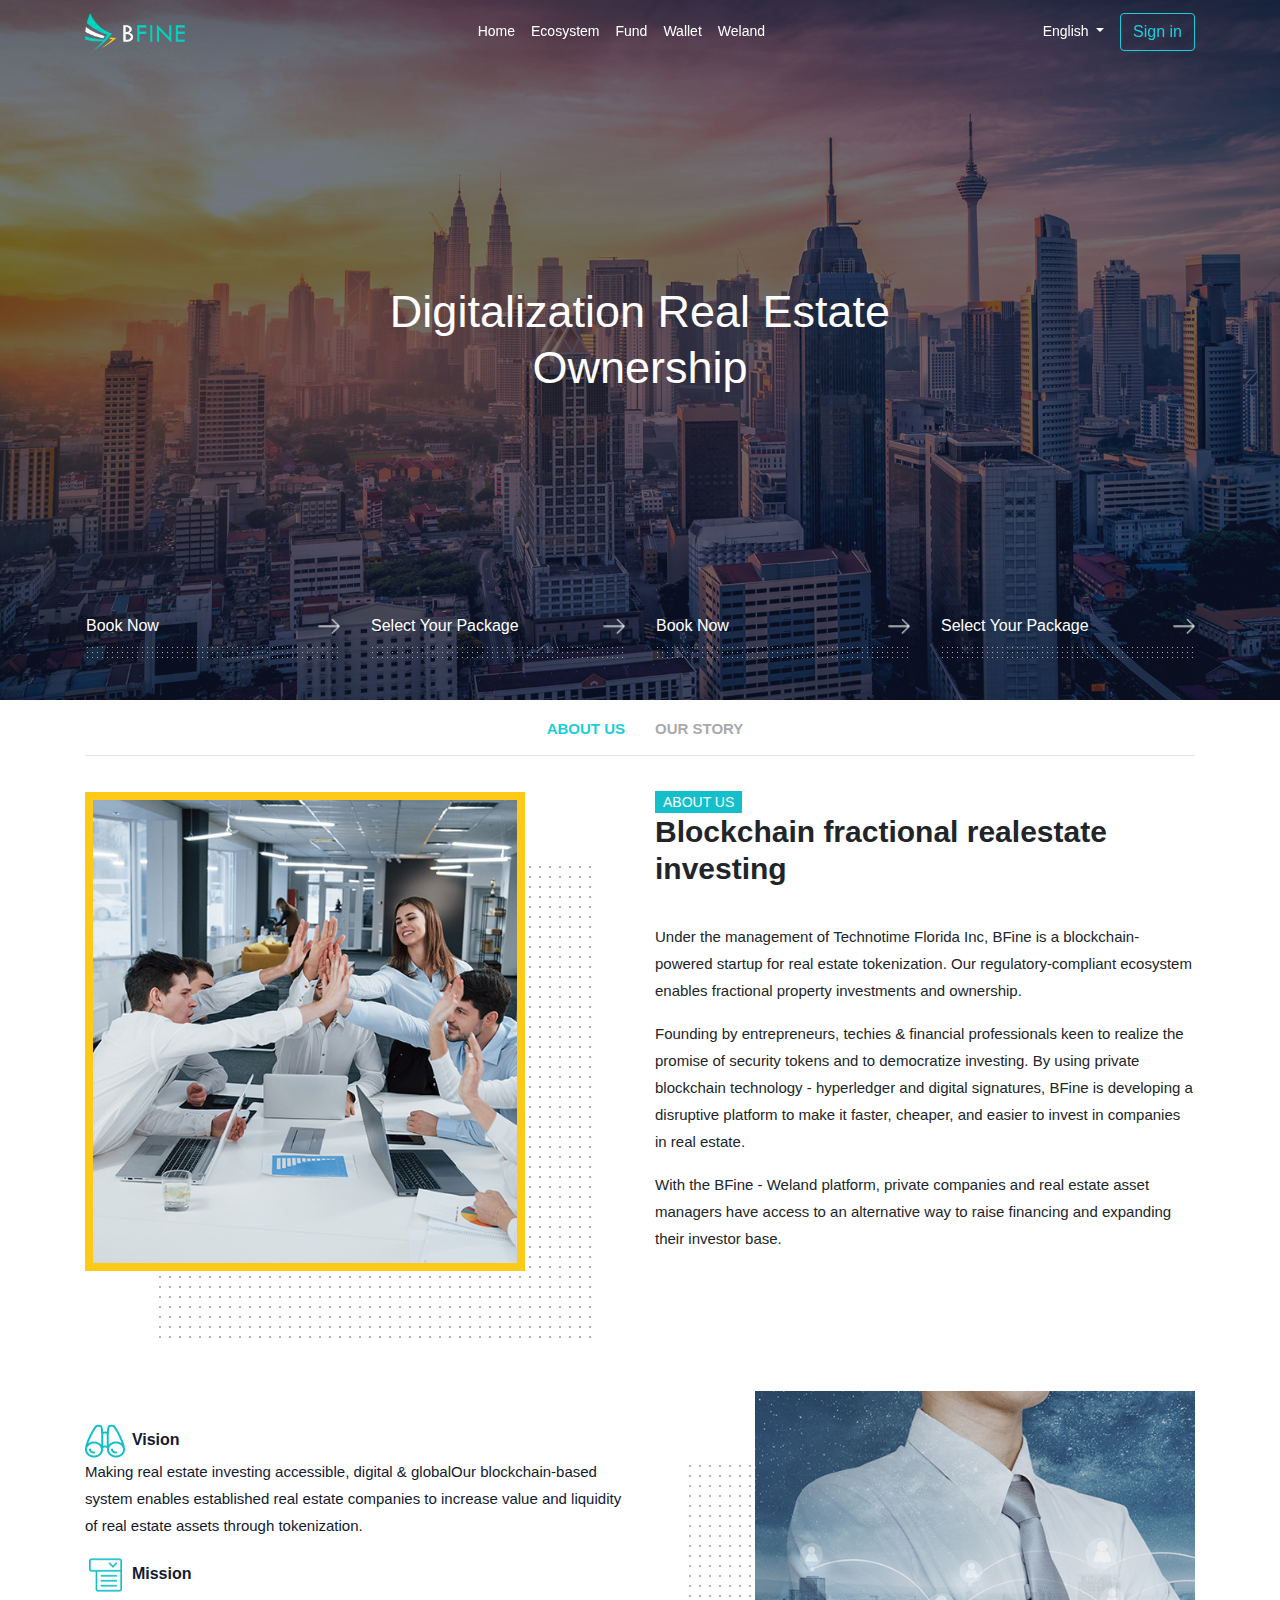
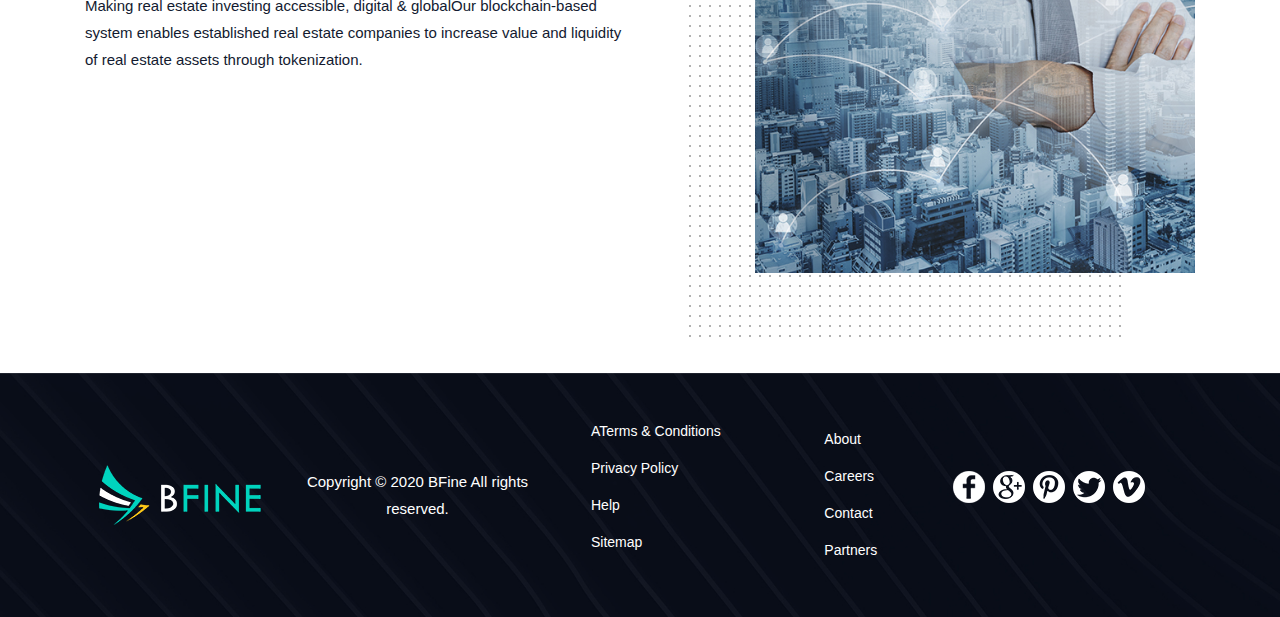
<file: index.html>
﻿<!DOCTYPE html>
<html lang="en">

<head>
    <meta charset="UTF-8" />
    <meta http-equiv="X-UA-Compatible" content="IE=edge" />
    <meta name="viewport" content="width=device-width, initial-scale=1, shrink-to-fit=no" />
    <meta name="apple-mobile-web-app-capable" content="yes" />
    <meta name="format-detection" content="telephone=no" />
    <base href="" />
    <meta name="description" content="" />
    <meta name="keywords" content="" />
    <meta name="copyright" content="" />
    <meta name="author" content="" />
    <title>Bfine </title>

    <link rel="shortcut icon" type="image/x-icon" href="./images/icon-weland.svg" />
    <link href="css/vendor.min.css" rel="stylesheet" />
    <link href="css/layout.css" rel="stylesheet" />
    <link href="css/media-screen.css" rel="stylesheet" />
</head>

<body>
    <div class="container-fluid padding0">


        <!-- BEGIN: Header -->

        <header class="header">
            <nav class="navbar navbar-expand-lg align-items-center navbar-fixed-top  transparent sticky-top ">
                <div class="container">
                    <a class="navbar-brand " href="#">
                        <img src="./images/logo.png" alt="logo" style="width: 100px;">
                    </a>
                    <button class="navbar-toggler" type="button" data-toggle="collapse" data-target="#navbarSupportedContent" aria-controls="navbarSupportedContent" aria-expanded="false" aria-label="Toggle navigation">
						<span class="navbar-toggler-icon"></span>
					</button>

                    <div class="collapse navbar-collapse" id="navbarSupportedContent">
                        <ul class="navbar-nav mr-auto">
                            <li class="nav-item active">
                                <a class="nav-link" href="#">Home <span class="sr-only">(current)</span></a>
                            </li>
                            <li class="nav-item">
                                <a class="nav-link" href="#">Ecosystem</a>
                            </li>
                            <li class="nav-item ">
                                <a class="nav-link" href="#">Fund <span class="sr-only">(current)</span></a>
                            </li>
                            <li class="nav-item">
                                <a class="nav-link" href="#">Wallet</a>
                            </li>
                            <li class="nav-item ">
                                <a class="nav-link" href="#">Weland <span class="sr-only">(current)</span></a>
                            </li>

                        </ul>

                        <li class="nav-item dropdown">
                            <a class="nav-link dropdown-toggle" href="#" id="navbarDropdown" role="button" data-toggle="dropdown" aria-haspopup="true" aria-expanded="false">
								English
							</a>
                            <div class="dropdown-menu" aria-labelledby="navbarDropdown">
                                <a class="dropdown-item" href="#">vietnamese</a>
                                <a class="dropdown-item" href="#">japanese</a>
                                <div class="dropdown-divider"></div>
                                <a class="dropdown-item" href="#">chinaese</a>
                            </div>
                        </li>
                        <button class="btn btn-outline-success my-2 my-sm-0" type="submit">Sign in</button>

                    </div>
                </div>
            </nav>
        </header>
        <!-- END: Header -->


        <!-- BEGIN: Main -->
        <main>


            <section class="slide">
                <div class="slide__wrapper">
                    <div class="container slide__container">
                        <div class="slide__inner">
                            <h2 class="slide__title text-white center-text"> Digitalization Real Estate Ownership </h2>
                        </div>
                    </div>
                </div>
                <div class="slide__bottom">
                    <div class="container slide__bottom-container">
                        <div class="row">
                            <div class="col-lg-3 col-sm-6">
                                <div class="btn__item">
                                    <a class="btn bg-red text-white padding-left0" href="" role="button">Book Now</a>
                                    <span class="icon"></span>
                                    <div class="boder-bottom-item"></div>
                                </div>
                            </div>
                            <div class="col-lg-3 col-sm-6">
                                <div class="btn__item">
                                    <a class="btn bg-red text-white padding-left0" href="" role="button">Select Your
										Package</a>
                                    <span class="icon"></span>
                                    <div class="boder-bottom-item"></div>
                                </div>
                            </div>
                            <div class="col-lg-3 col-sm-6">
                                <div class="btn__item">
                                    <a class="btn bg-red text-white padding-left0" href="" role="button">Book Now</a>
                                    <span class="icon"></span>
                                    <div class="boder-bottom-item"></div>
                                </div>
                            </div>
                            <div class="col-lg-3 col-sm-6">
                                <div class="btn__item">
                                    <a class="btn bg-red text-white padding-left0" href="" role="button">Select Your
										Package</a>
                                    <span class="icon"></span>
                                    <div class="boder-bottom-item"></div>
                                </div>

                            </div>
                        </div>
                    </div>
                </div>
            </section>

            <section class="option">
                <div class="container option-container">
                    <div class="row">
                        <div class="col-6 ">
                            <h6 class="active" style="text-align: right;">ABOUT US</h6>
                        </div>
                        <div class=" col-6">
                            <h6>OUR STORY</h6>
                        </div>

                    </div>
                    <hr>
                </div>
            </section>


            <!-- introdution part -->
            <section>
                <div class="container">
                    <div class="row">
                        <div class="col-md-6 col-sm-12">
                            <div class="introdution-home">
                                <div class="img-effect">
                                    <img src="./images/intro.jpg" alt="imageIntro" class=" img-fluid img-intro">
                                </div>
                            </div>

                        </div>
                        <div class=" col-md-6 col-sm-12 ">
                            <div class="introdution-home">
                                <a> ABOUT US </a>
                                <h3> Blockchain fractional realestate investing </h3>

                                <p> Under the management of Technotime Florida Inc, BFine is a blockchain-powered startup for real estate tokenization. Our regulatory-compliant ecosystem enables fractional property investments and ownership. </p>
                                <p> Founding by entrepreneurs, techies & financial professionals keen to realize the promise of security tokens and to democratize investing. By using private blockchain technology - hyperledger and digital signatures, BFine
                                    is developing a disruptive platform to make it faster, cheaper, and easier to invest in companies in real estate. </p>
                                <p>With the BFine - Weland platform, private companies and real estate asset managers have access to an alternative way to raise financing and expanding their investor base.</p>

                            </div>
                        </div>

                    </div>
                </div>
            </section>

            <!-- END: introdution part -->



            <!-- Start:  content-home part -->
            <section>
                <div class="container ">
                    <div class="row">

                        <div class="content-container col-md-6 col-sm-12 ">
                            <div class="">


                                <div class="content-title">
                                    <span style="padding-right:3px; padding-top: 3px; display:inline-block;">
                                        <img class="manImg" src="./images/icon-01.png"></img>
                                      </span>
                                    <a>Vision </a>

                                </div>

                                <p> Making real estate investing accessible, digital & globalOur blockchain-based system enables established real estate companies to increase value and liquidity of real estate assets through tokenization. </p>
                                <div class="content-title">
                                    <span style="padding-right:3px; padding-top: 3px; display:inline-block;">
                                        <img class="manImg" src="./images/icon-02.png"></img>
                                      </span>
                                    <a>Mission </a>

                                </div>
                                <p> Making real estate investing accessible, digital & globalOur blockchain-based system enables established real estate companies to increase value and liquidity of real estate assets through tokenization. </p>
                            </div>
                        </div>
                        <div class="col-md-6 col-sm-12">
                            <div class="content-home">
                                <div class="img-effect-left">
                                    <img class="img-fluid img-content" src="./images/intro-02.jpg">
                                </div>
                            </div>

                        </div>
                    </div>
            </section>
            <!-- END:  content-home part -->

























        </main>
        <!-- END: Main -->


        <!-- BEGIN: Footer -->
        <footer>


            <!-- END: Footer -->


            <section>
                <div class="container">

                    <div class="row">

                        <div class="footer-logo col-12 col-lg-2">
                            <article>
                                <a href="#" title="">
                                    <img src="./images/logo.png" title="webName" alt="webName">
                                </a>
                            </article>

                        </div>
                        <div class="footer-logo-copyright col-12 col-xs-12 col-lg-3">
                            <p class="copyright-text text-white ">Copyright © 2020 BFine All rights reserved.</p>
                        </div>
                        <div class="col-12 col-xs-12 col-lg-4 row">
                            <div class="col-6 col-xs-12 col-lg-8">
                                <ul id="menu-support-menu" class="list_link">
                                    <li class="menu-item  nav-item"><a class="nav-link text-white" href="#">ATerms & Conditions</a></li>
                                    <li class="menu-item  nav-item"><a class="nav-link text-white" href="#">Privacy Policy</a></li>
                                    <li class="menu-item  nav-item"><a class="nav-link text-white" href="#">Help</a></li>
                                    <li class="menu-item  nav-item"><a class="nav-link text-white" href="#">Sitemap</a></li>
                                </ul>
                            </div>
                            <div class="col-6 col-xs-12 col-lg-4">
                                <li class="menu-item  nav-item"><a class="nav-link text-white" href="#">About</a></li>
                                <li class="menu-item  nav-item"><a class="nav-link text-white" href="#">Careers</a></li>
                                <li class="menu-item  nav-item"><a class="nav-link text-white" href="#">Contact</a></li>
                                <li class="menu-item  nav-item"><a class="nav-link text-white" href="#">Partners</a></li>
                            </div>
                        </div>

                        <div class="col-12 col-xs-12 col-lg-3">
                            <div class="widget social-widget-icons">

                                <ul class="fanpages">
                                    <li>
                                        <a href="https://www.facebook.com" title="facebook">
                                            <img src="./images/icon-socials/icon-socials-fb.png" title="facebook" alt="facebook"></a>
                                    </li>
                                    <li>
                                        <a href="https://www.google.com" title="google">
                                            <img src="./images/icon-socials/icon-socials-gg.png" title="google" alt="telegram"></a>
                                    </li>
                                    <li>
                                        <a href="https://www.facebook.com" title="p">
                                            <img src="./images/icon-socials/icon-socials-p.png" title="p" alt="p"></a>
                                    </li>
                                    <li>
                                        <a href="https://www.facebook.com" title="Twitter">
                                            <img src="./images/icon-socials/icon-socials-tw.png" title="Twitter" alt="Twitter"></a>
                                    </li>
                                    <li>
                                        <a href="https://www.facebook.com" title="vu">
                                            <img src="./images/icon-socials/icon-socials-v.png" title="vu" alt="vu"></a>
                                    </li>

                                </ul>
                            </div>
                        </div>
                    </div>
                </div>
            </section>
        </footer>


        </div>
        <script src="js/vendor.min.js "></script>
        <script src="js/script.js "></script>
</body>

</html>
</file>
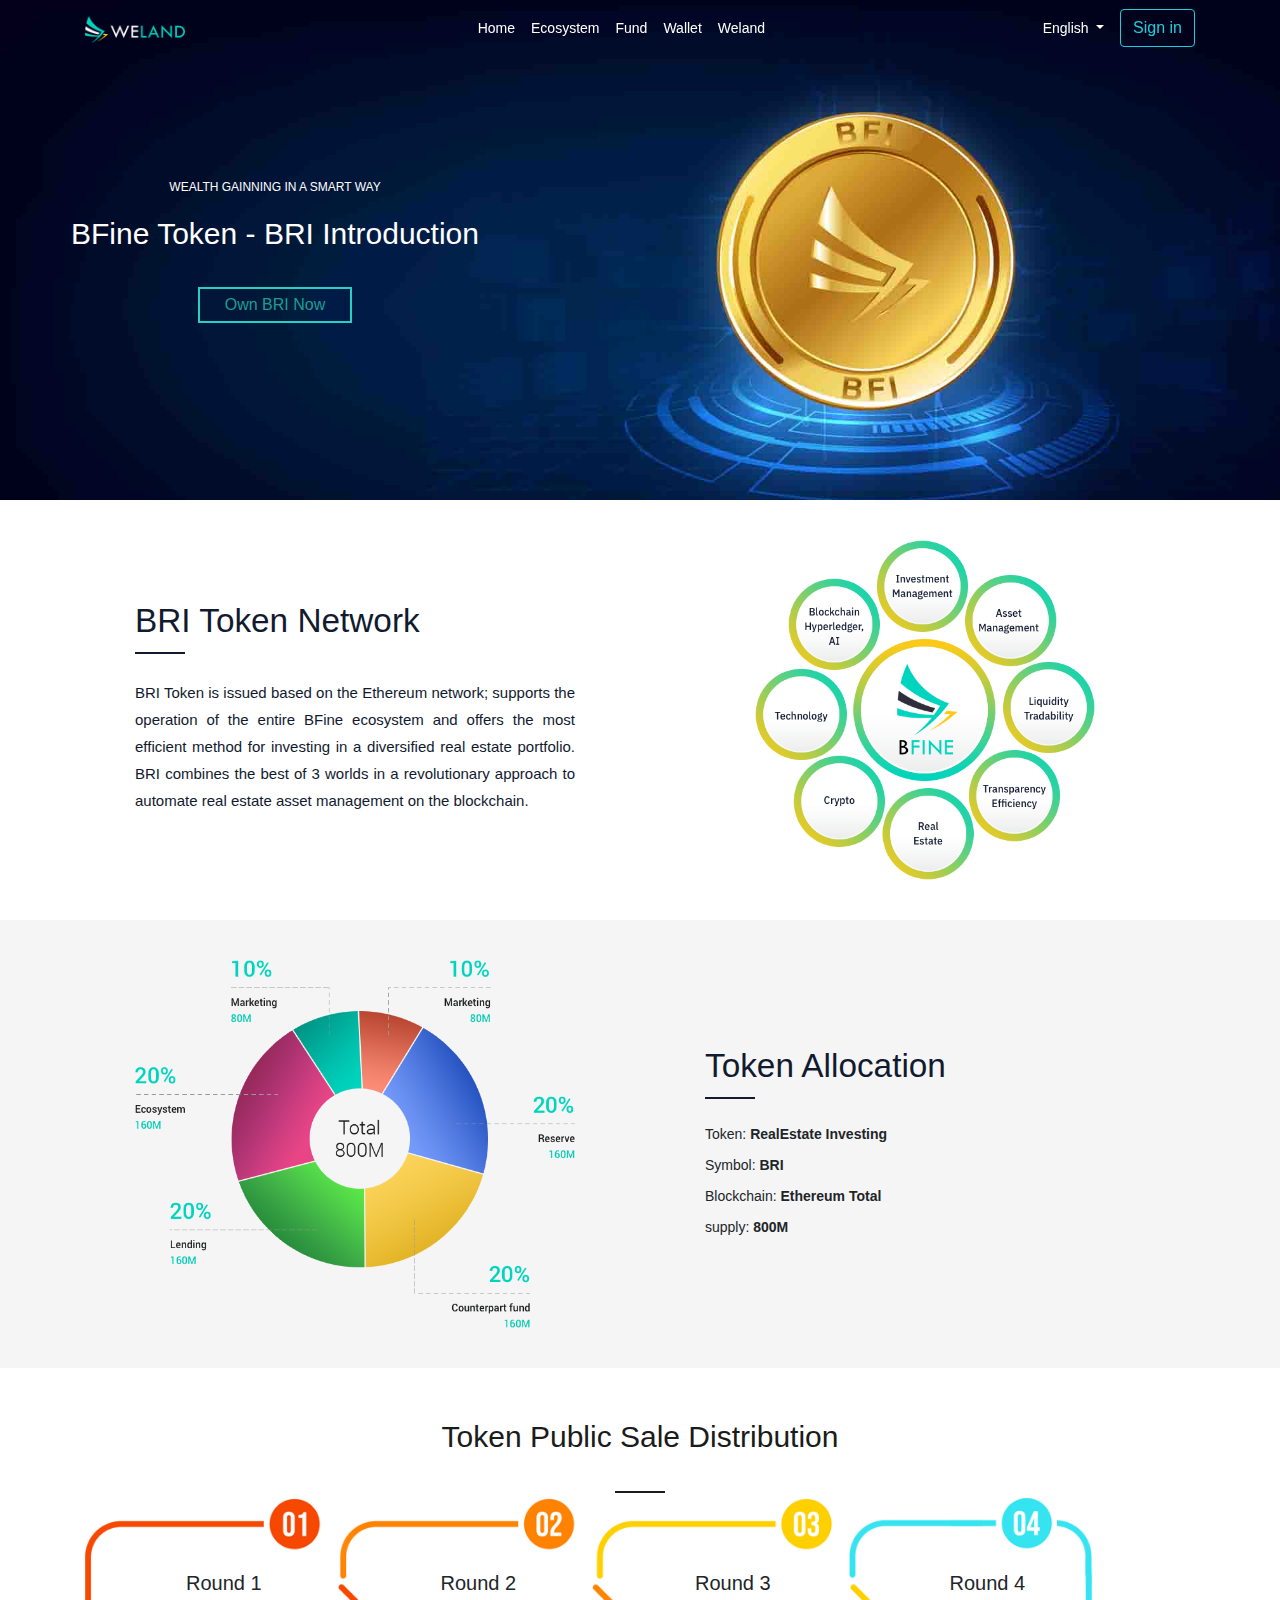
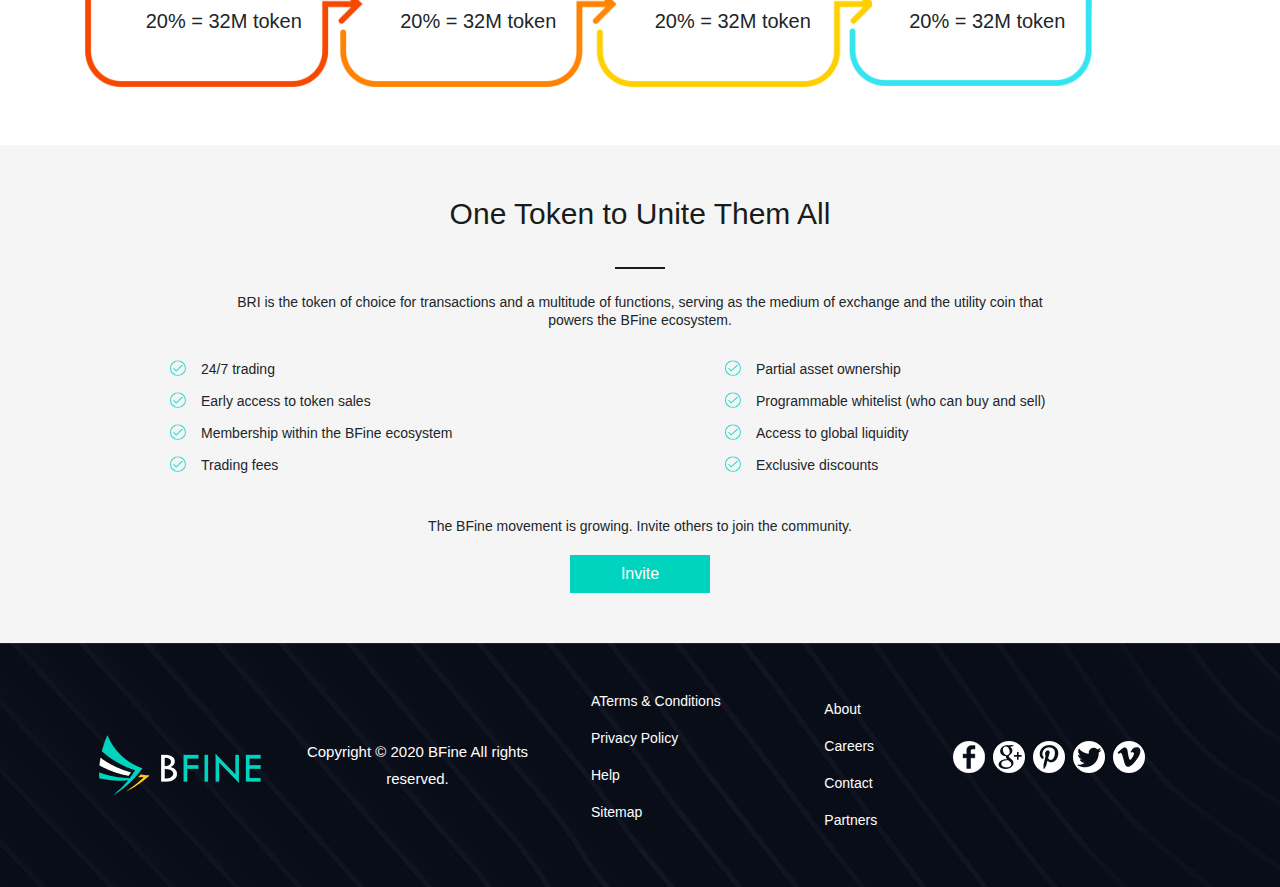
<file: fund.html>
﻿<!DOCTYPE html>
<html lang="en">

<head>
    <meta charset="UTF-8" />
    <meta http-equiv="X-UA-Compatible" content="IE=edge" />
    <meta name="viewport" content="width=device-width, initial-scale=1, shrink-to-fit=no" />
    <meta name="apple-mobile-web-app-capable" content="yes" />
    <meta name="format-detection" content="telephone=no" />
    <base href="" />
    <meta name="description" content="" />
    <meta name="keywords" content="" />
    <meta name="copyright" content="" />
    <meta name="author" content="" />
    <title>Weland</title>

    <link rel="shortcut icon" type="image/x-icon" href="./images/icon-weland.svg" />
    <link href="css/vendor.min.css" rel="stylesheet" />
    <link href="css/layout.css" rel="stylesheet" />
    <link href="css/media-screen.css" rel="stylesheet" />
</head>

<body>
    <div class="container-fluid padding0">


        <!-- BEGIN: Header -->

        <header class="header">
            <nav class="navbar navbar-expand-lg align-items-center navbar-fixed-top  transparent sticky-top ">
                <div class="container">
                    <a class="navbar-brand " href="#">
                        <img src="./images/logo-weland.png" alt="logo" style="width: 100px;">
                    </a>
                    <button class="navbar-toggler" type="button" data-toggle="collapse" data-target="#navbarSupportedContent" aria-controls="navbarSupportedContent" aria-expanded="false" aria-label="Toggle navigation">
						<span class="navbar-toggler-icon"></span>
					</button>

                    <div class="collapse navbar-collapse" id="navbarSupportedContent">
                        <ul class="navbar-nav mr-auto">
                            <li class="nav-item ">
                                <a class="nav-link" href="#">Home <span class="sr-only">(current)</span></a>
                            </li>
                            <li class="nav-item ">
                                <a class="nav-link" href="#">Ecosystem</a>
                            </li>
                            <li class="nav-item active">
                                <a class="nav-link" href="#">Fund <span class="sr-only">(current)</span></a>
                            </li>
                            <li class="nav-item">
                                <a class="nav-link" href="#">Wallet</a>
                            </li>
                            <li class="nav-item ">
                                <a class="nav-link" href="#">Weland <span class="sr-only">(current)</span></a>
                            </li>

                        </ul>

                        <li class="nav-item dropdown">
                            <a class="nav-link dropdown-toggle" href="#" id="navbarDropdown" role="button" data-toggle="dropdown" aria-haspopup="true" aria-expanded="false">
								English
							</a>
                            <div class="dropdown-menu" aria-labelledby="navbarDropdown">
                                <a class="dropdown-item" href="#">vietnamese</a>
                                <a class="dropdown-item" href="#">japanese</a>
                                <div class="dropdown-divider"></div>
                                <a class="dropdown-item" href="#">chinaese</a>
                            </div>
                        </li>
                        <button class="btn btn-outline-success my-2 my-sm-0" type="submit">Sign in</button>

                    </div>
                </div>
            </nav>
        </header>
        <!-- END: Header -->


        <!-- BEGIN: Main -->
        <main>

            <!-- BEGIN: slide -->
            <section class="slide__fund">
                <div class="row">
                    <div class="col-12 col-md-6">
                        <div class="slide__inner">
                            <p class="slide-sub-title text-white">WEALTH GAINNING IN A SMART WAY </p>
                            <h3 class="slide__weland__title text-white center-text">BFine Token - BRI Introduction </h3>
                            <button type="button" class="btn btn-outline-primary btn-weland-more">Own BRI Now</button>
                        </div>

                    </div>
                    <div class="col-12 col-md-6">

                    </div>
                </div>
            </section>

            <!-- END: slide -->






            <!--BEGIN : introdution bri token network part -->
            <section id="briSection" class="section__article">
                <div class="container">
                    <div class="row">

                        <div class=" col-md-6 col-12">
                            <div class="center__wraper">
                                <article class="article__bfinex">
                                    <h4 class="listgroup__title">BRI Token Network</h4>
                                    <div class="underlined"></div>
                                    <p>BRI Token is issued based on the Ethereum network; supports the operation of the entire BFine ecosystem and offers the most efficient method for investing in a diversified real estate portfolio. BRI combines the best
                                        of 3 worlds in a revolutionary approach to automate real estate asset management on the blockchain. </p>
                                </article>
                            </div>
                        </div>
                        <div class="col-md-6 col-12">
                            <div class="section__thumnail">
                                <img src="./images/bri-eclipse.png" alt="imageIntro" class="img-fluid">
                            </div>
                        </div>

                    </div>
                </div>
            </section>

            <!-- END: introdution bri token network part -->




            <!--BEGIN : introdution token alllocation part -->
            <section id="tokenLlocationSection" class="section__article">
                <div class="container">
                    <div class="row">
                        <div class="col-md-6 col-12">
                            <div class="section__thumnail">
                                <img src="./images/alllocation-thumnail.png" alt="imageIntro" class=" img-fluid">
                            </div>
                        </div>
                        <div class=" col-md-6 col-12">
                            <div class="center__wraper">
                                <article class="article__bfinex">

                                    <h4 class="listgroup__title">Token Allocation </h4>
                                    <div class="underlined"></div>
                                    <ul>
                                        <li class="article__list">
                                            Token: <b> RealEstate Investing</b>
                                        </li>
                                        <li class="article__list">
                                            Symbol: <b> BRI</b>
                                        </li>
                                        <li class="article__list">
                                            Blockchain: <b> Ethereum Total</b>
                                        </li>
                                        <li class="article__list">
                                            supply: <b> 800M</b>
                                        </li>
                                    </ul>
                                </article>
                            </div>
                        </div>
                    </div>
                </div>
            </section>

            <!-- END: introdution location part -->

            <!--BEGIN : introdution Token Public Sale Distribution part -->

            <section id="sectionTKDistribution">
                <div class="container">
                    <div class="gr__title">
                        <h3 class="d__title"> Token Public Sale Distribution</h3>
                        <hr>
                    </div>

                    <div id="grRound">
                        <article>
                            <h5>Round 1</h5>
                            <p>20% = 32M token</p>
                        </article>
                        <article>
                            <h5>Round 2</h5>
                            <p>20% = 32M token</p>
                        </article>
                        <article>
                            <h5>Round 3</h5>
                            <p>20% = 32M token</p>
                        </article>
                        <article>
                            <h5>Round 4</h5>
                            <p>20% = 32M token</p>
                        </article>

                    </div>
                    <div class="clearfix">

                    </div>
            </section>


            <!-- END: introdution Unite  part -->

            <!--BEGIN : introdution Unite  part -->

            <section id="sectionUnite">
                <div class="container">
                    <div class="gr__title">
                        <h3 class="d__title">One Token to Unite Them All
                        </h3>
                        <hr>
                        <h6>BRI is the token of choice for transactions and a multitude of functions, serving as the medium of exchange and the utility coin that powers the BFine ecosystem.</h6>
                    </div>

                    <div class="row">
                        <div class="col-12 col-md-6">
                            <ul>
                                <li class="article__list">
                                    <img src="./images/check-circle-icon.png" alt="" class="check__circle__icon">24/7 trading
                                </li>
                                <li class="article__list">
                                    <img src="./images/check-circle-icon.png" alt="" class="check__circle__icon">Early access to token sales
                                </li>
                                <li class="article__list">
                                    <img src="./images/check-circle-icon.png" alt="" class="check__circle__icon">Membership within the BFine ecosystem
                                </li>
                                <li class="article__list">
                                    <img src="./images/check-circle-icon.png" alt="" class="check__circle__icon">Trading fees
                                </li>

                            </ul>
                        </div>
                        <div class="col-12 col-md-6">
                            <ul>
                                <li class="article__list">
                                    <img src="./images/check-circle-icon.png" alt="" class="check__circle__icon">Partial asset ownership
                                </li>
                                <li class="article__list">
                                    <img src="./images/check-circle-icon.png" alt="" class="check__circle__icon">Programmable whitelist (who can buy and sell)
                                </li>
                                <li class="article__list">
                                    <img src="./images/check-circle-icon.png" alt="" class="check__circle__icon">Access to global liquidity
                                </li>
                                <li class="article__list">
                                    <img src="./images/check-circle-icon.png" alt="" class="check__circle__icon">Exclusive discounts
                                </li>

                            </ul>
                        </div>

                    </div>
                    <div class="gr__title">
                        <h6>The BFine movement is growing. Invite others to join the community.
                        </h6>
                        <button type="button" id="btnInvite" class="btn btn-success">Invite</button>
                    </div>
                    <div class="clearfix">

                    </div>
            </section>


            <!-- END: introdution Unite  -->

        </main>
        <!-- END: Main -->


        <!-- BEGIN: Footer -->
        <footer>


            <!-- END: Footer -->


            <section>
                <div class="container">

                    <div class="row">

                        <div class="footer-logo col-12 col-lg-2">
                            <article>
                                <a href="#" title="">
                                    <img src="./images/logo.png" title="webName" alt="webName">
                                </a>
                            </article>

                        </div>
                        <div class="footer-logo-copyright col-12 col-xs-12 col-lg-3">
                            <p class="copyright-text text-white ">Copyright © 2020 BFine All rights reserved.</p>
                        </div>
                        <div class="col-12 col-xs-12 col-lg-4 row">
                            <div class="col-6 col-xs-12 col-lg-8">
                                <ul id="menu-support-menu" class="list_link">
                                    <li class="menu-item  nav-item"><a class="nav-link text-white" href="#">ATerms & Conditions</a></li>
                                    <li class="menu-item  nav-item"><a class="nav-link text-white" href="#">Privacy Policy</a></li>
                                    <li class="menu-item  nav-item"><a class="nav-link text-white" href="#">Help</a></li>
                                    <li class="menu-item  nav-item"><a class="nav-link text-white" href="#">Sitemap</a></li>
                                </ul>
                            </div>
                            <div class="col-6 col-xs-12 col-lg-4">
                                <li class="menu-item  nav-item"><a class="nav-link text-white" href="#">About</a></li>
                                <li class="menu-item  nav-item"><a class="nav-link text-white" href="#">Careers</a></li>
                                <li class="menu-item  nav-item"><a class="nav-link text-white" href="#">Contact</a></li>
                                <li class="menu-item  nav-item"><a class="nav-link text-white" href="#">Partners</a></li>
                            </div>
                        </div>

                        <div class="col-12 col-xs-12 col-lg-3">
                            <div class="widget social-widget-icons">

                                <ul class="fanpages">
                                    <li>
                                        <a href="https://www.facebook.com" title="facebook">
                                            <img src="./images/icon-socials/icon-socials-fb.png" title="facebook" alt="facebook"></a>
                                    </li>
                                    <li>
                                        <a href="https://www.google.com" title="google">
                                            <img src="./images/icon-socials/icon-socials-gg.png" title="google" alt="telegram"></a>
                                    </li>
                                    <li>
                                        <a href="https://www.facebook.com" title="p">
                                            <img src="./images/icon-socials/icon-socials-p.png" title="p" alt="p"></a>
                                    </li>
                                    <li>
                                        <a href="https://www.facebook.com" title="Twitter">
                                            <img src="./images/icon-socials/icon-socials-tw.png" title="Twitter" alt="Twitter"></a>
                                    </li>
                                    <li>
                                        <a href="https://www.facebook.com" title="vu">
                                            <img src="./images/icon-socials/icon-socials-v.png" title="vu" alt="vu"></a>
                                    </li>

                                </ul>
                            </div>
                        </div>
                    </div>
                </div>
            </section>
        </footer>


        </div>
        <script src="js/vendor.min.js "></script>
        <script src="js/script.js "></script>
</body>

</html>
</file>
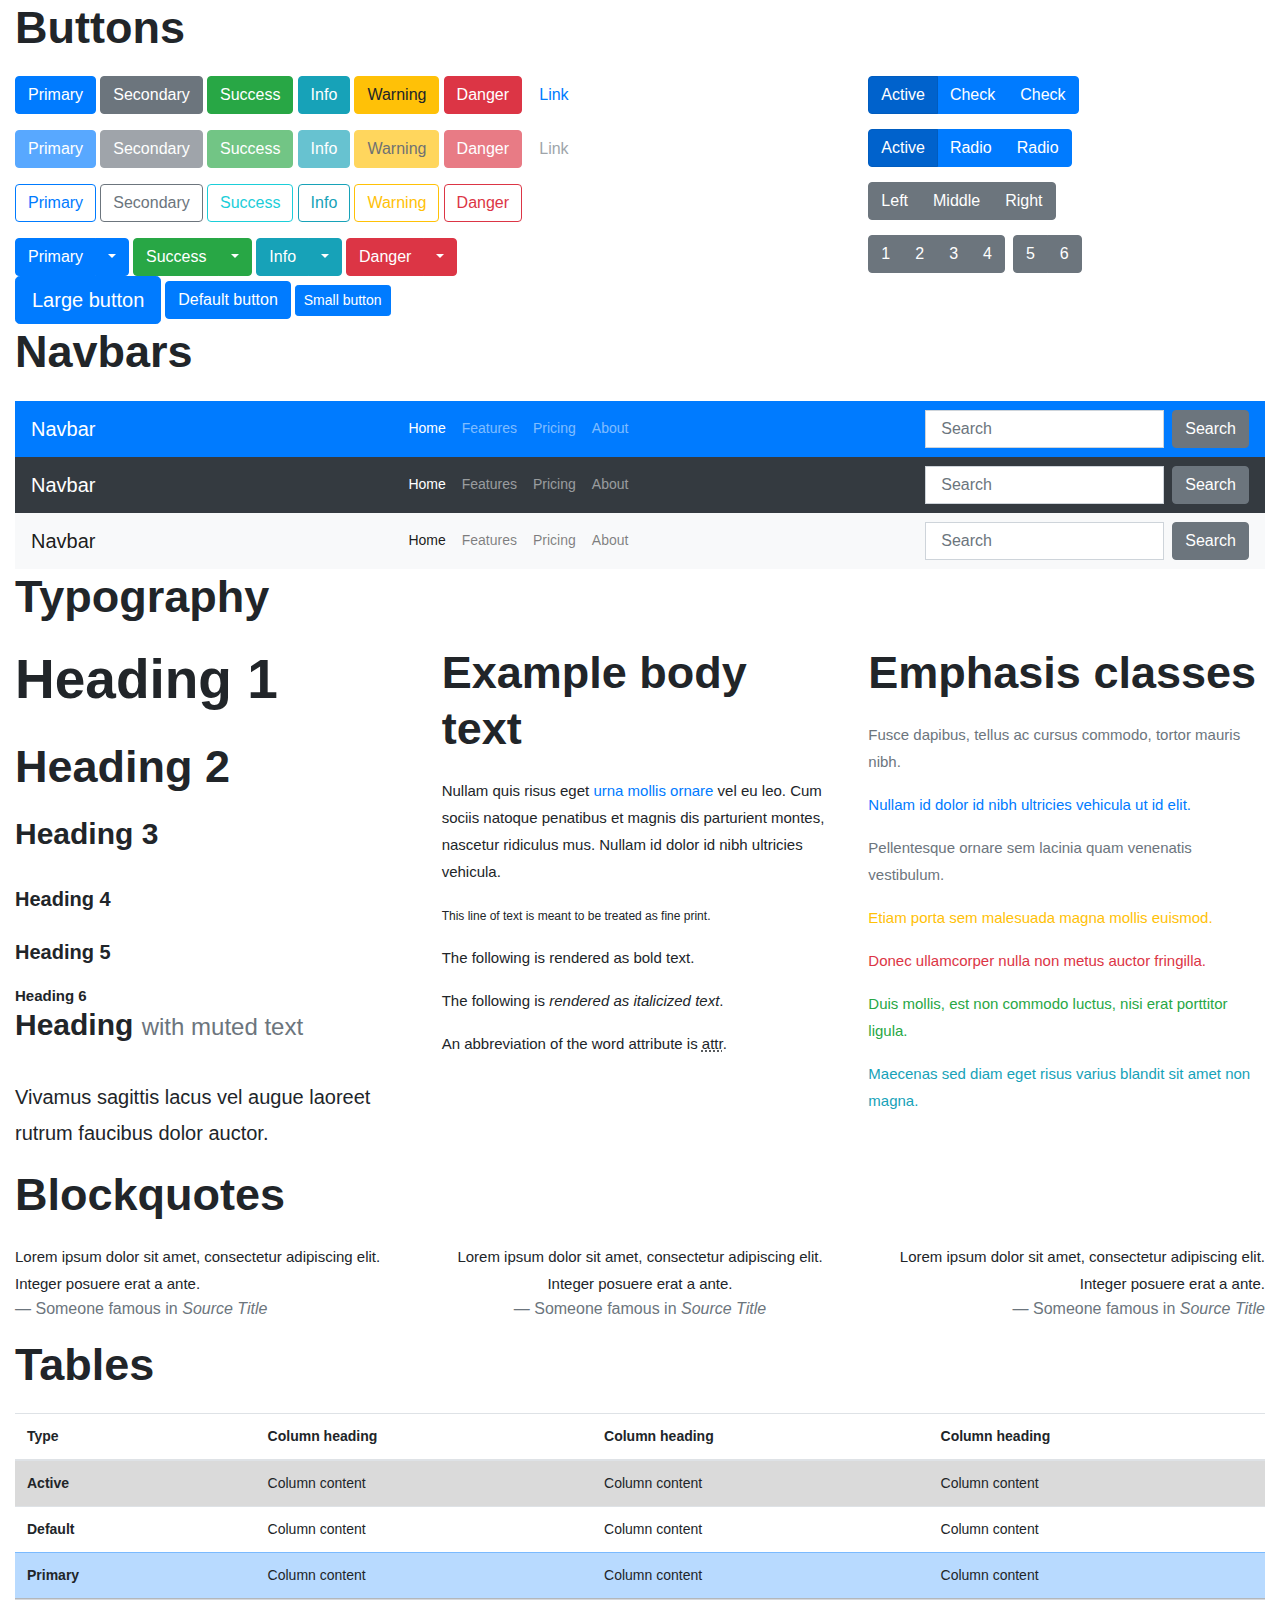
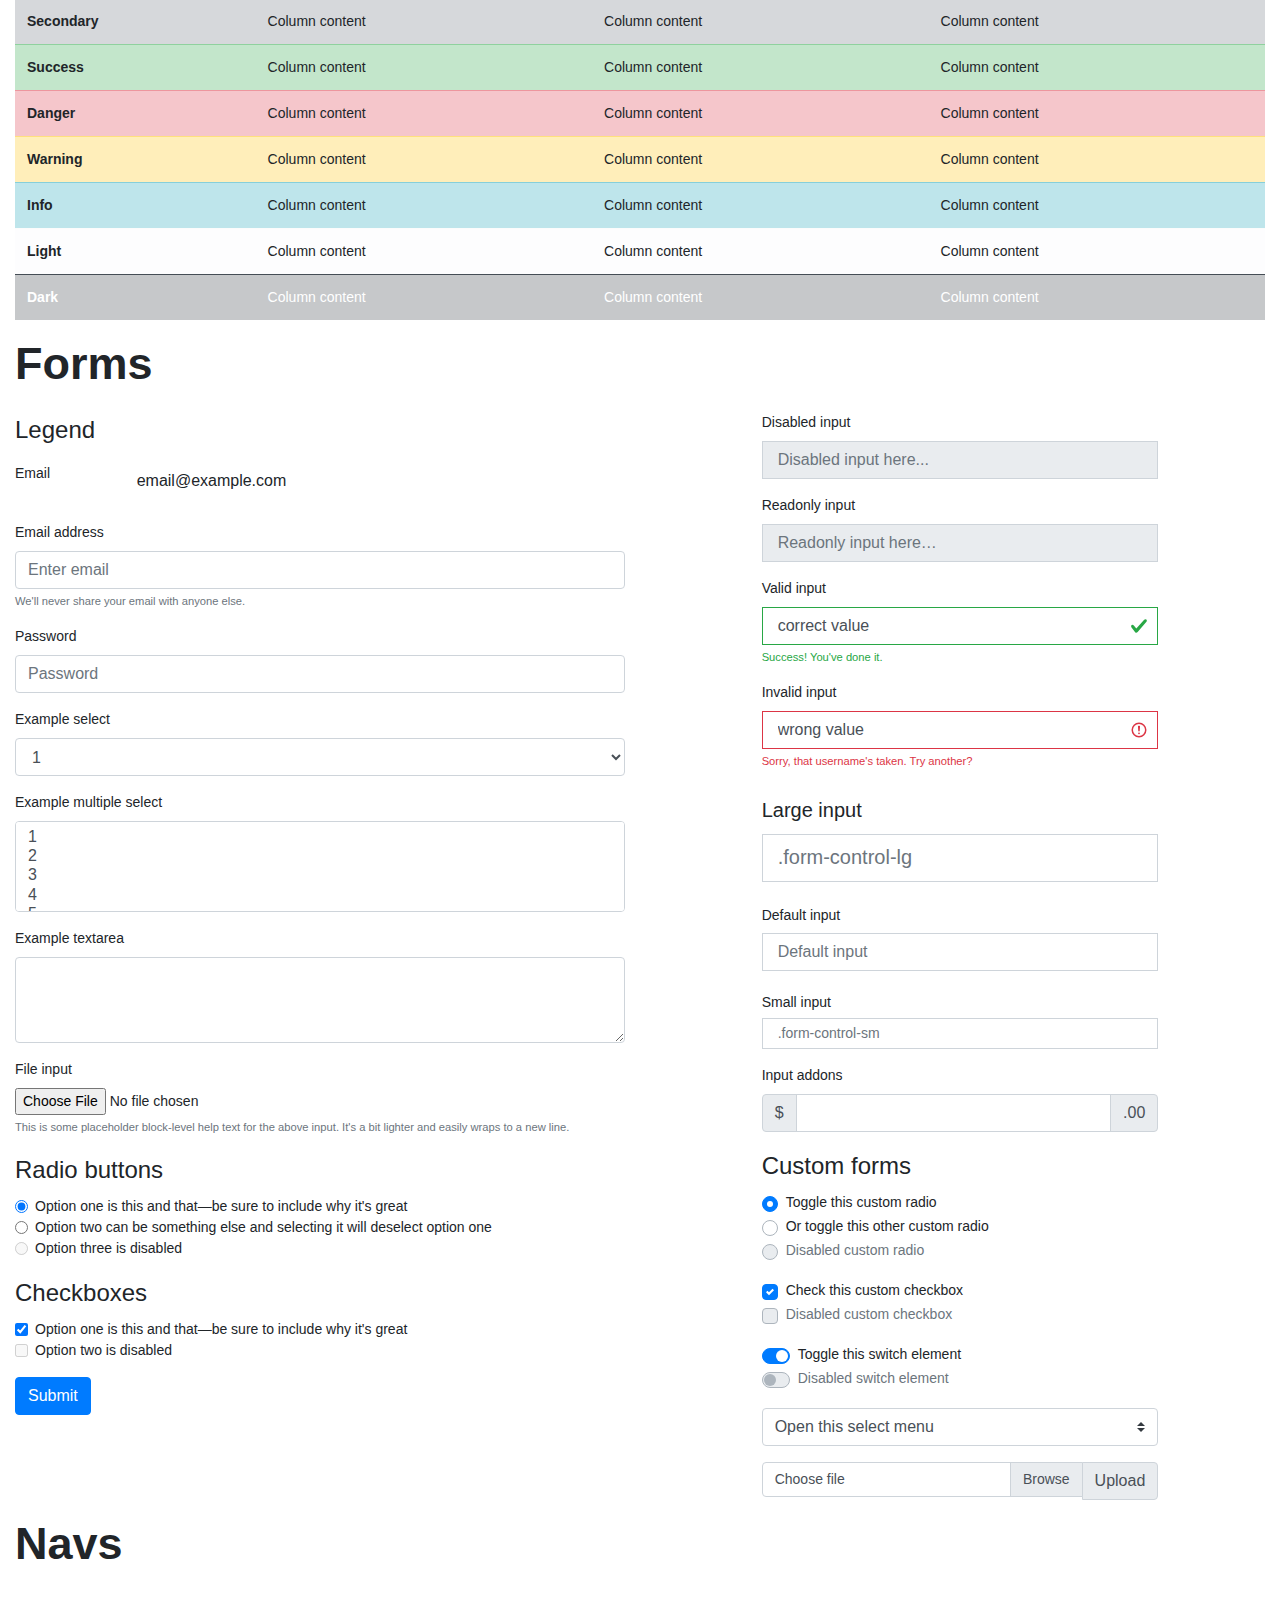
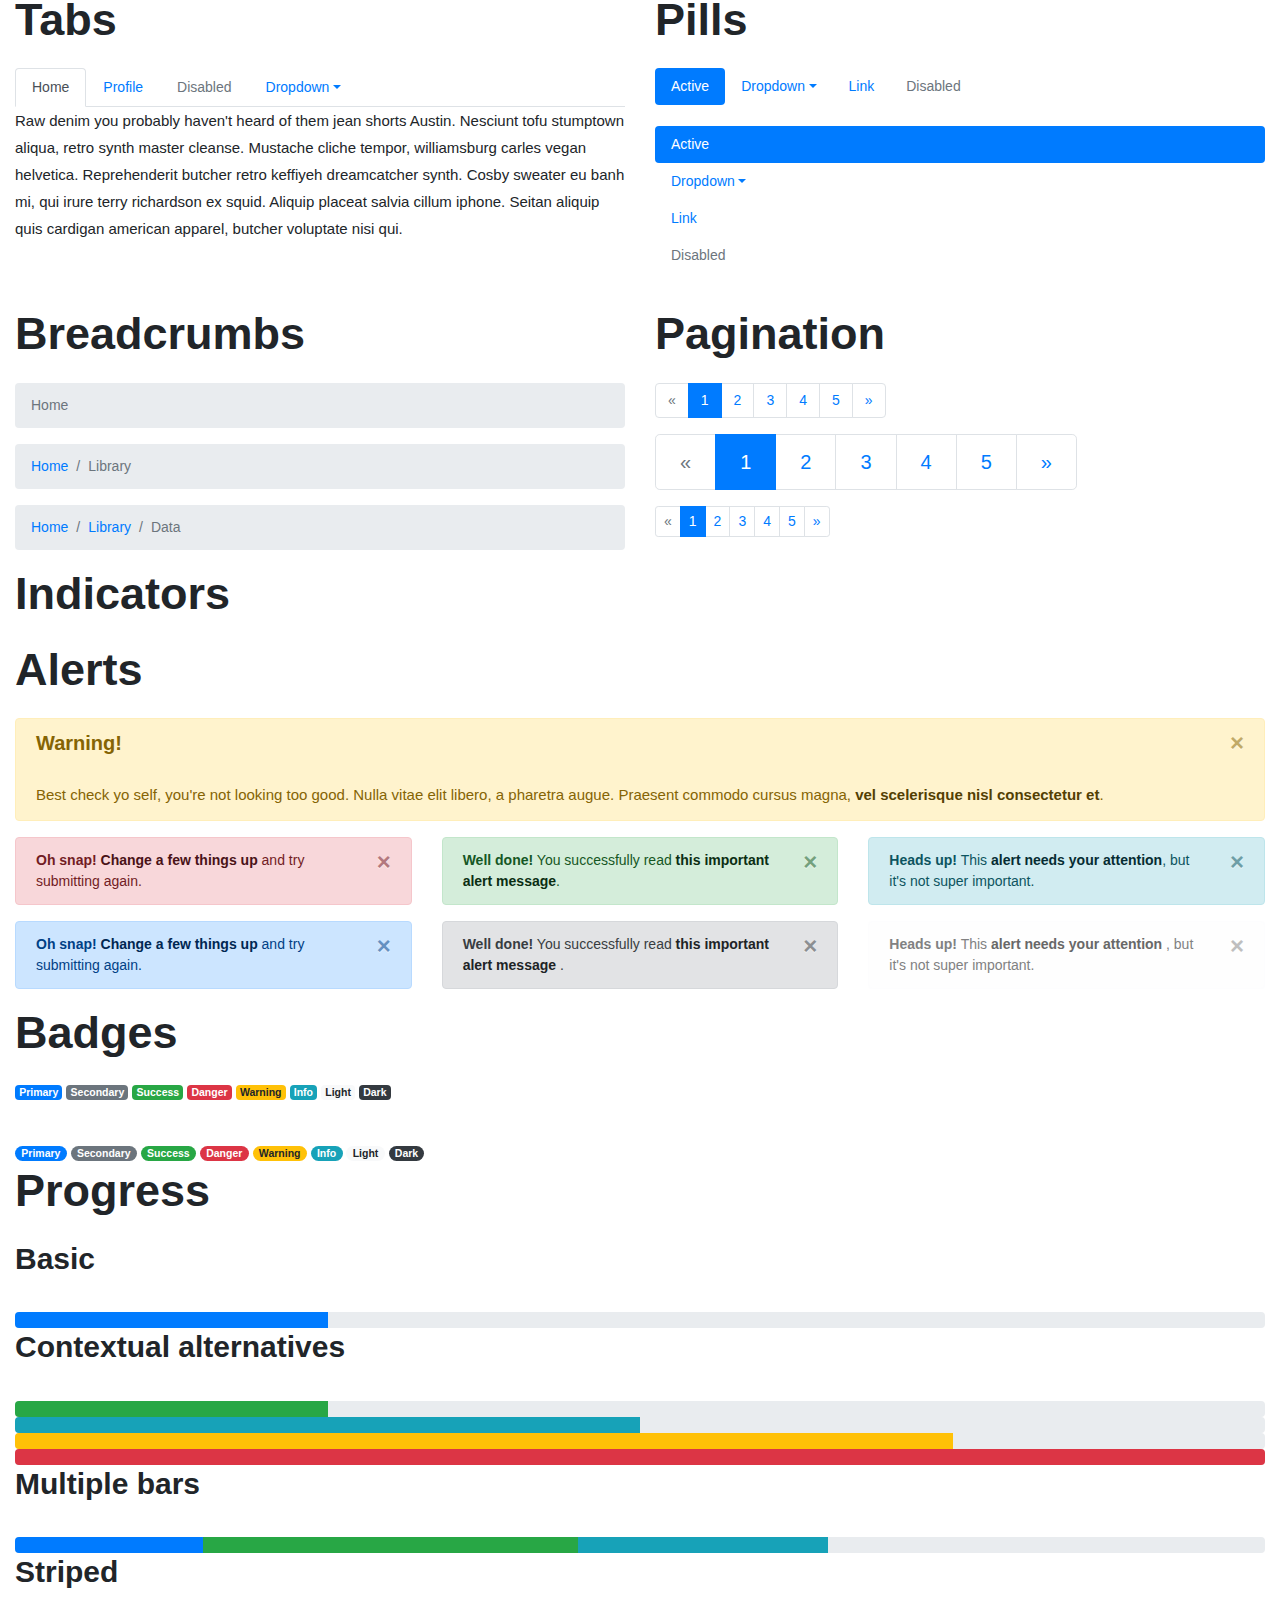
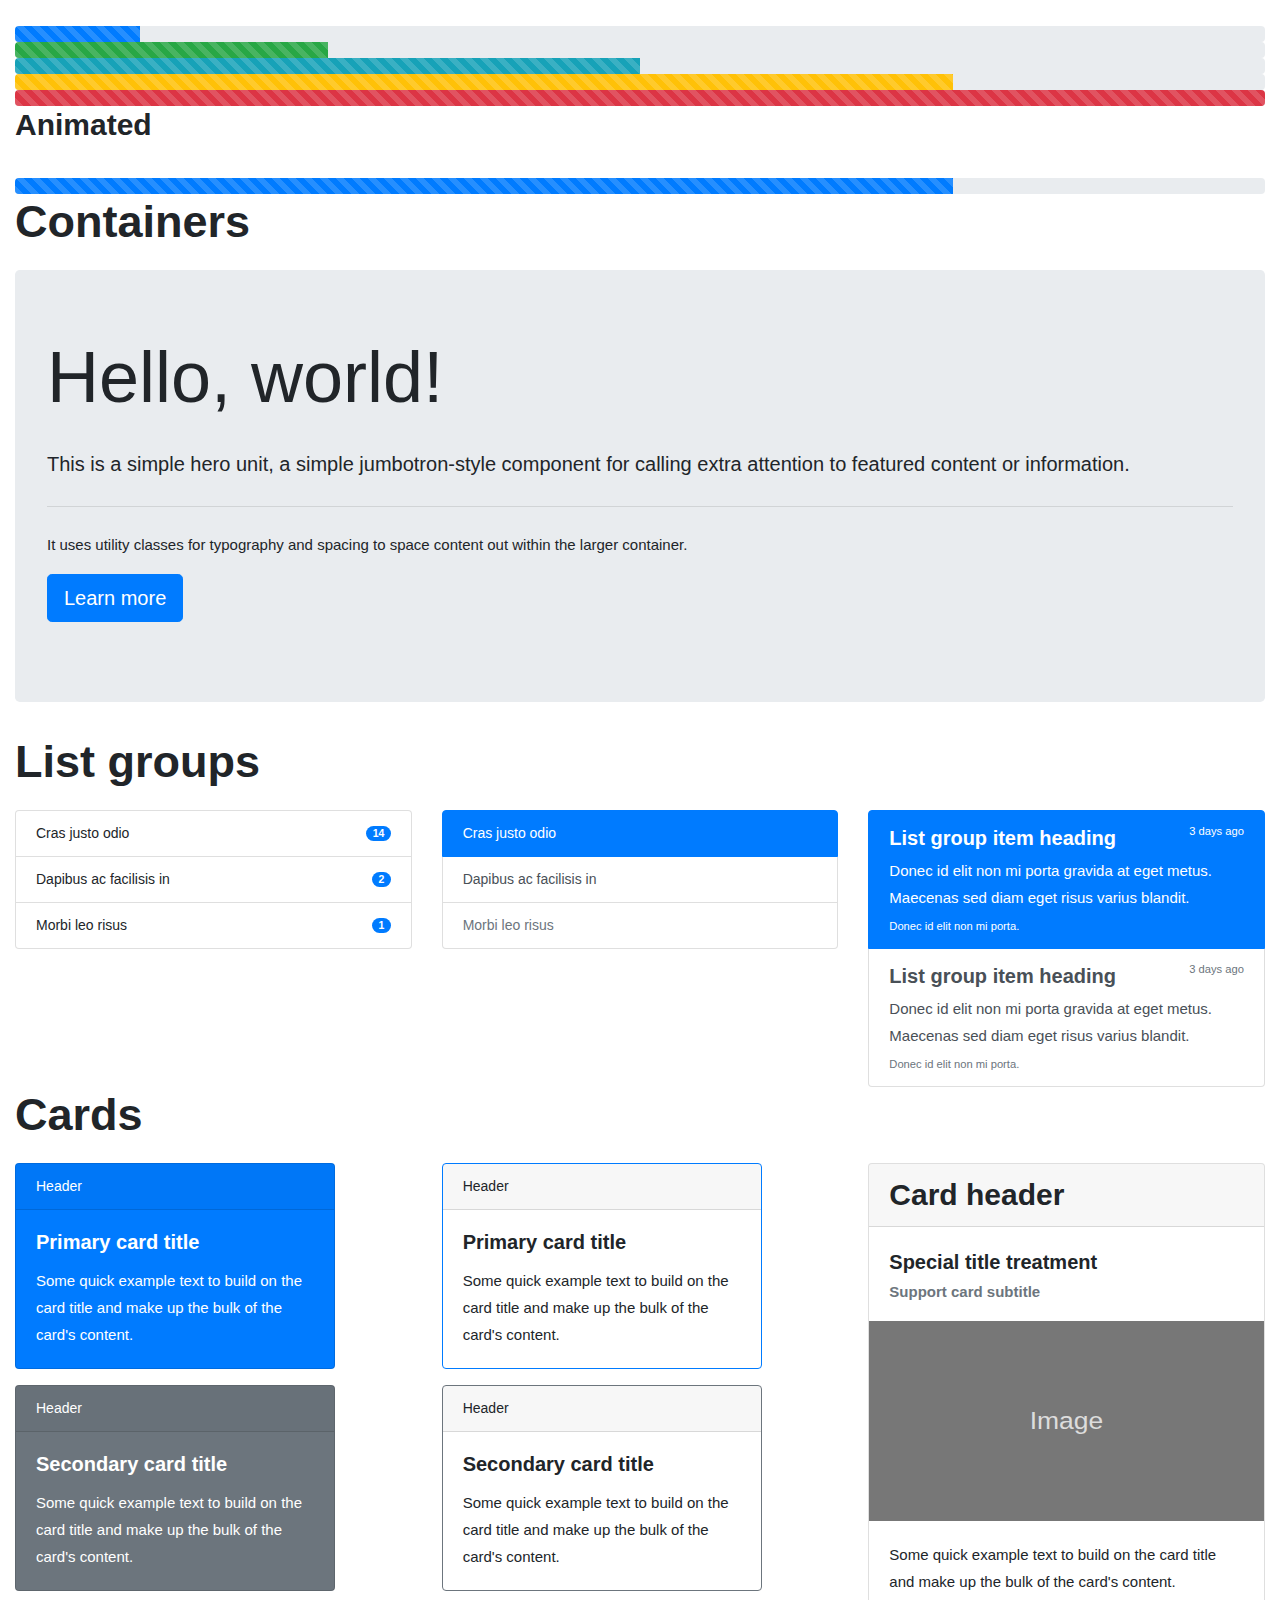
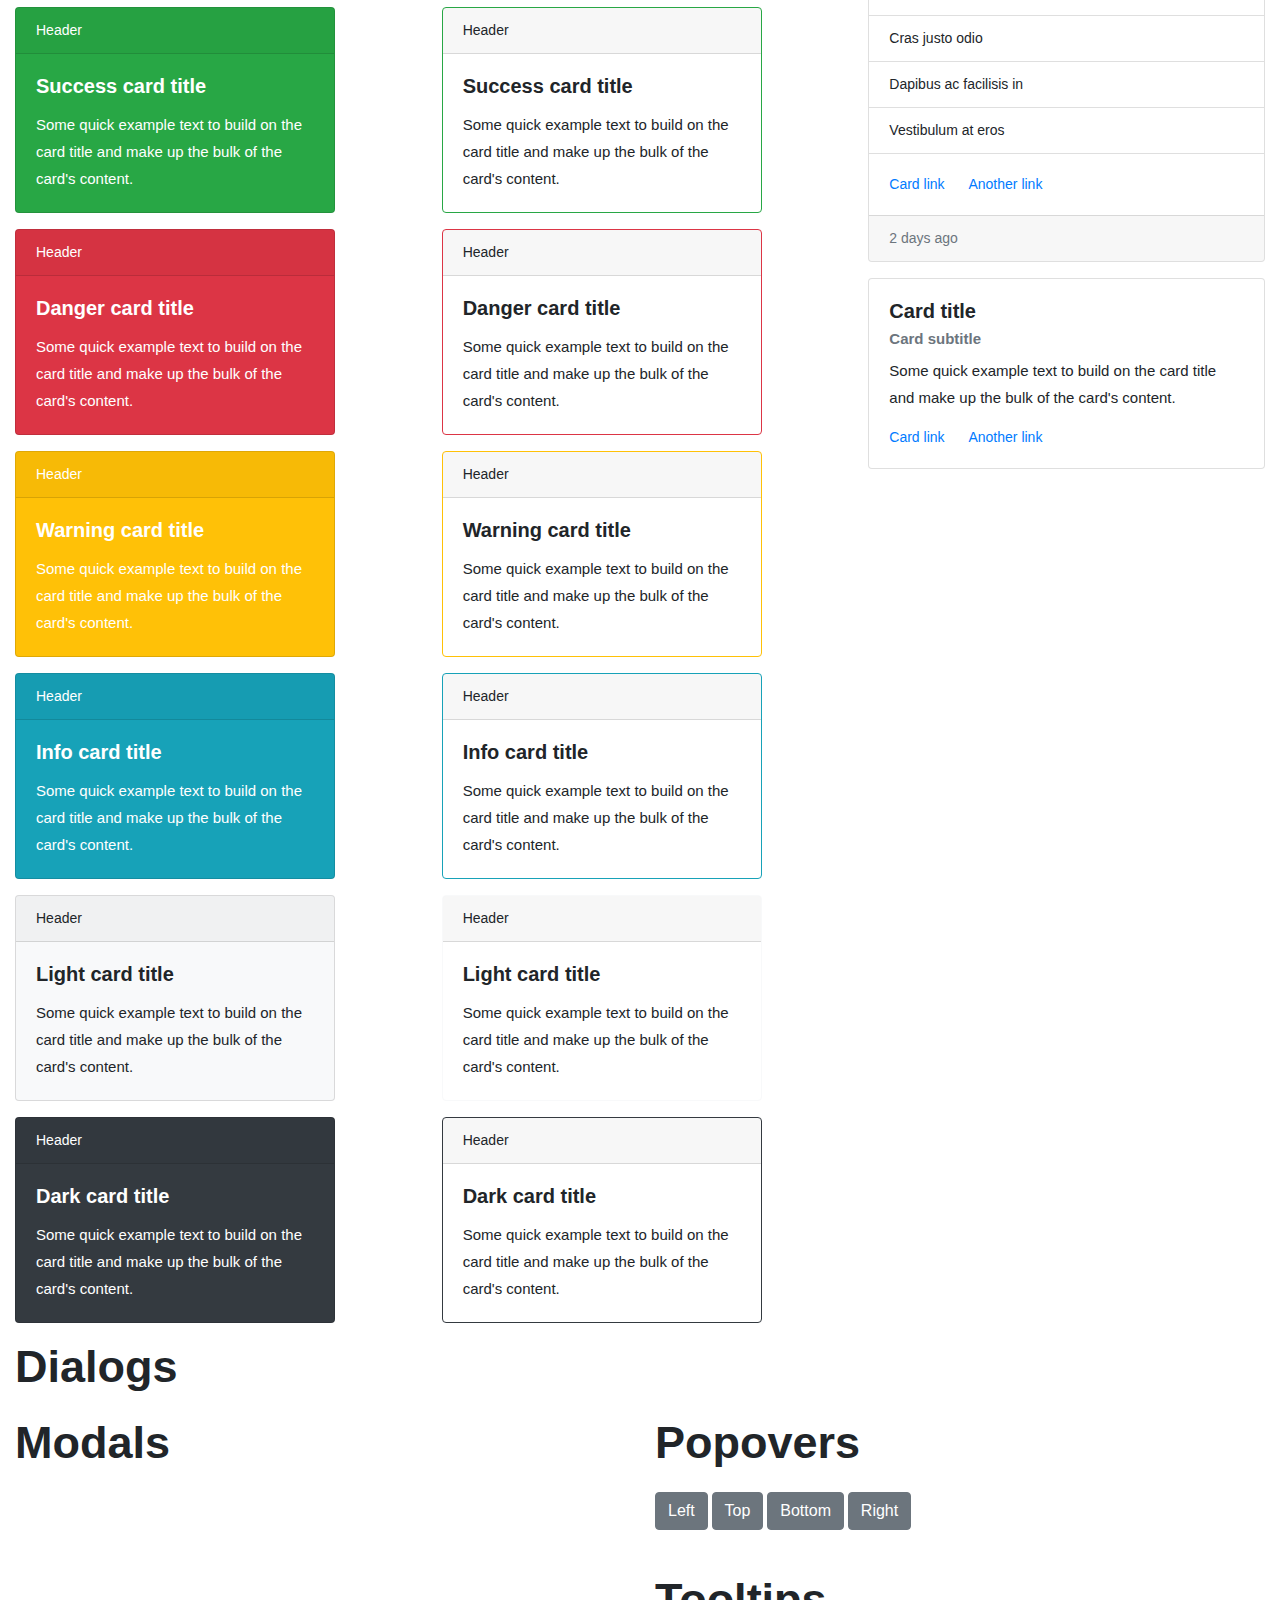
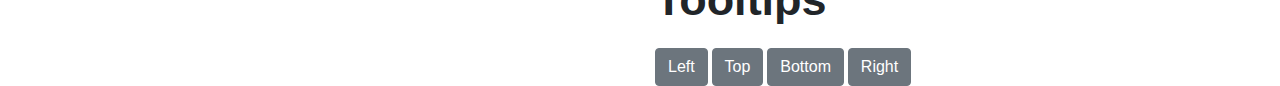
<file: library.html>
﻿<!DOCTYPE html>
<html lang = "en">
	<head>
		<meta charset = "UTF-8" />
		<meta http-equiv = "X-UA-Compatible" content = "IE=edge" />
		<meta name = "viewport" content = "width=device-width, initial-scale=1, shrink-to-fit=no" />
		<meta name = "apple-mobile-web-app-capable" content = "yes" />
		<meta name = "format-detection" content = "telephone=no" />
		<base href = "" />
		<meta name = "description" content = "" />
		<meta name = "keywords" content = "" />
		<meta name = "copyright" content = "" />
		<meta name = "author" content = "" />
		<title>Framework CSS - Zeptain</title>
		
		<link rel = "shortcut icon" type = "image/x-icon" href = "" />
		<link href = "css/vendor.min.css" rel = "stylesheet" />
		<link href = "css/layout.css" rel = "stylesheet" />
	</head>
	<body>
		
		

		<div class="container-fluid">
			<!-- Buttons
				================================================== -->
			<div class="bs-docs-section">
				<div class="page-header">
					<div class="row">
						<div class="col-sm-12">
							<h2 id="buttons">Buttons</h2>
						</div>
					</div>
				</div>
				<div class="row">
					<div class="col-sm-8">
						<p class="bs-component">
							<button type="button" class="btn btn-primary">Primary</button>
							<button type="button" class="btn btn-secondary">Secondary</button>
							<button type="button" class="btn btn-success">Success</button>
							<button type="button" class="btn btn-info">Info</button>
							<button type="button" class="btn btn-warning">Warning</button>
							<button type="button" class="btn btn-danger">Danger</button>
							<button type="button" class="btn btn-link">Link</button>
						</p>
						<p class="bs-component">
							<button type="button" class="btn btn-primary disabled">Primary</button>
							<button type="button" class="btn btn-secondary disabled">Secondary</button>
							<button type="button" class="btn btn-success disabled">Success</button>
							<button type="button" class="btn btn-info disabled">Info</button>
							<button type="button" class="btn btn-warning disabled">Warning</button>
							<button type="button" class="btn btn-danger disabled">Danger</button>
							<button type="button" class="btn btn-link disabled">Link</button>
						</p>
						<p class="bs-component">
							<button type="button" class="btn btn-outline-primary">Primary</button>
							<button type="button" class="btn btn-outline-secondary">Secondary</button>
							<button type="button" class="btn btn-outline-success">Success</button>
							<button type="button" class="btn btn-outline-info">Info</button>
							<button type="button" class="btn btn-outline-warning">Warning</button>
							<button type="button" class="btn btn-outline-danger">Danger</button>
						</p>
						<div class="bs-component">
							<div class="btn-group" role="group" aria-label="Button group with nested dropdown">
								<button type="button" class="btn btn-primary">Primary</button>
								<div class="btn-group" role="group">
									<button id="btnGroupDrop1" type="button" class="btn btn-primary dropdown-toggle" data-toggle="dropdown" aria-haspopup="true" aria-expanded="false"></button>
									<div class="dropdown-menu" aria-labelledby="btnGroupDrop1">
										<a class="dropdown-item" href="#">Dropdown link</a>
										<a class="dropdown-item" href="#">Dropdown link</a>
									</div>
								</div>
							</div>
							<div class="btn-group" role="group" aria-label="Button group with nested dropdown">
								<button type="button" class="btn btn-success">Success</button>
								<div class="btn-group" role="group">
									<button id="btnGroupDrop2" type="button" class="btn btn-success dropdown-toggle" data-toggle="dropdown" aria-haspopup="true" aria-expanded="false"></button>
									<div class="dropdown-menu" aria-labelledby="btnGroupDrop2">
										<a class="dropdown-item" href="#">Dropdown link</a>
										<a class="dropdown-item" href="#">Dropdown link</a>
									</div>
								</div>
							</div>
							<div class="btn-group" role="group" aria-label="Button group with nested dropdown">
								<button type="button" class="btn btn-info">Info</button>
								<div class="btn-group" role="group">
									<button id="btnGroupDrop3" type="button" class="btn btn-info dropdown-toggle" data-toggle="dropdown" aria-haspopup="true" aria-expanded="false"></button>
									<div class="dropdown-menu" aria-labelledby="btnGroupDrop3">
										<a class="dropdown-item" href="#">Dropdown link</a>
										<a class="dropdown-item" href="#">Dropdown link</a>
									</div>
								</div>
							</div>
							<div class="btn-group" role="group" aria-label="Button group with nested dropdown">
								<button type="button" class="btn btn-danger">Danger</button>
								<div class="btn-group" role="group">
									<button id="btnGroupDrop4" type="button" class="btn btn-danger dropdown-toggle" data-toggle="dropdown" aria-haspopup="true" aria-expanded="false"></button>
									<div class="dropdown-menu" aria-labelledby="btnGroupDrop4">
										<a class="dropdown-item" href="#">Dropdown link</a>
										<a class="dropdown-item" href="#">Dropdown link</a>
									</div>
								</div>
							</div>
						</div>
						<div class="bs-component">
							<button type="button" class="btn btn-primary btn-lg">Large button</button>
							<button type="button" class="btn btn-primary">Default button</button>
							<button type="button" class="btn btn-primary btn-sm">Small button</button>
						</div>
					</div>
					<div class="col-sm-4">
						<div class="bs-component" style="margin-bottom: 15px;">
							<div class="btn-group btn-group-toggle" data-toggle="buttons">
								<label class="btn btn-primary active">
								<input type="checkbox" checked="" autocomplete="off"> Active
								</label>
								<label class="btn btn-primary">
								<input type="checkbox" autocomplete="off"> Check
								</label>
								<label class="btn btn-primary">
								<input type="checkbox" autocomplete="off"> Check
								</label>
							</div>
						</div>
						<div class="bs-component" style="margin-bottom: 15px;">
							<div class="btn-group btn-group-toggle" data-toggle="buttons">
								<label class="btn btn-primary active">
								<input type="radio" name="options" id="option1" autocomplete="off" checked=""> Active
								</label>
								<label class="btn btn-primary">
								<input type="radio" name="options" id="option2" autocomplete="off"> Radio
								</label>
								<label class="btn btn-primary">
								<input type="radio" name="options" id="option3" autocomplete="off"> Radio
								</label>
							</div>
						</div>
						<div class="bs-component" style="margin-bottom: 15px;">
							<div class="btn-group" role="group" aria-label="Basic example">
								<button type="button" class="btn btn-secondary">Left</button>
								<button type="button" class="btn btn-secondary">Middle</button>
								<button type="button" class="btn btn-secondary">Right</button>
							</div>
						</div>
						<div class="bs-component" style="margin-bottom: 15px;">
							<div class="btn-toolbar" role="toolbar" aria-label="Toolbar with button groups">
								<div class="btn-group mr-2" role="group" aria-label="First group">
									<button type="button" class="btn btn-secondary">1</button>
									<button type="button" class="btn btn-secondary">2</button>
									<button type="button" class="btn btn-secondary">3</button>
									<button type="button" class="btn btn-secondary">4</button>
								</div>
								<div class="btn-group mr-2" role="group" aria-label="Second group">
									<button type="button" class="btn btn-secondary">5</button>
									<button type="button" class="btn btn-secondary">6</button>
								</div>
							</div>
						</div>
					</div>
				</div>
			</div>
			<!-- Navbar
				================================================== -->
			<div class="bs-docs-section clearfix">
				<div class="row">
					<div class="col-sm-12">
						<div class="page-header">
							<h2 id="navbars">Navbars</h2>
						</div>
						<div class="bs-component">
							<nav class="navbar navbar-expand-lg navbar-dark bg-primary">
								<a class="navbar-brand" href="#">Navbar</a>
								<button class="navbar-toggler" type="button" data-toggle="collapse" data-target="#navbarColor01" aria-controls="navbarColor01" aria-expanded="false" aria-label="Toggle navigation">
								<span class="navbar-toggler-icon"></span>
								</button>
								<div class="collapse navbar-collapse" id="navbarColor01">
									<ul class="navbar-nav mr-auto">
										<li class="nav-item active">
											<a class="nav-link" href="#">Home 
											<span class="sr-only">(current)</span>
											</a>
										</li>
										<li class="nav-item">
											<a class="nav-link" href="#">Features</a>
										</li>
										<li class="nav-item">
											<a class="nav-link" href="#">Pricing</a>
										</li>
										<li class="nav-item">
											<a class="nav-link" href="#">About</a>
										</li>
									</ul>
									<form class="form-inline my-2 my-lg-0">
										<input class="form-control mr-sm-2" type="text" placeholder="Search">
										<button class="btn btn-secondary my-2 my-sm-0" type="submit">Search</button>
									</form>
								</div>
							</nav>
						</div>
						<div class="bs-component">
							<nav class="navbar navbar-expand-lg navbar-dark bg-dark">
								<a class="navbar-brand" href="#">Navbar</a>
								<button class="navbar-toggler" type="button" data-toggle="collapse" data-target="#navbarColor02" aria-controls="navbarColor02" aria-expanded="false" aria-label="Toggle navigation">
								<span class="navbar-toggler-icon"></span>
								</button>
								<div class="collapse navbar-collapse" id="navbarColor02">
									<ul class="navbar-nav mr-auto">
										<li class="nav-item active">
											<a class="nav-link" href="#">Home 
											<span class="sr-only">(current)</span>
											</a>
										</li>
										<li class="nav-item">
											<a class="nav-link" href="#">Features</a>
										</li>
										<li class="nav-item">
											<a class="nav-link" href="#">Pricing</a>
										</li>
										<li class="nav-item">
											<a class="nav-link" href="#">About</a>
										</li>
									</ul>
									<form class="form-inline my-2 my-lg-0">
										<input class="form-control mr-sm-2" type="text" placeholder="Search">
										<button class="btn btn-secondary my-2 my-sm-0" type="submit">Search</button>
									</form>
								</div>
							</nav>
						</div>
						<div class="bs-component">
							<nav class="navbar navbar-expand-lg navbar-light bg-light">
								<a class="navbar-brand" href="#">Navbar</a>
								<button class="navbar-toggler" type="button" data-toggle="collapse" data-target="#navbarColor03" aria-controls="navbarColor03" aria-expanded="false" aria-label="Toggle navigation">
								<span class="navbar-toggler-icon"></span>
								</button>
								<div class="collapse navbar-collapse" id="navbarColor03">
									<ul class="navbar-nav mr-auto">
										<li class="nav-item active">
											<a class="nav-link" href="#">Home 
											<span class="sr-only">(current)</span>
											</a>
										</li>
										<li class="nav-item">
											<a class="nav-link" href="#">Features</a>
										</li>
										<li class="nav-item">
											<a class="nav-link" href="#">Pricing</a>
										</li>
										<li class="nav-item">
											<a class="nav-link" href="#">About</a>
										</li>
									</ul>
									<form class="form-inline my-2 my-lg-0">
										<input class="form-control mr-sm-2" type="text" placeholder="Search">
										<button class="btn btn-secondary my-2 my-sm-0" type="submit">Search</button>
									</form>
								</div>
							</nav>
						</div>
					</div>
				</div>
			</div>
			<!-- Typography
				================================================== -->
			<div class="bs-docs-section">
				<div class="row">
					<div class="col-sm-12">
						<div class="page-header">
							<h2 id="typography">Typography</h2>
						</div>
					</div>
				</div>
				<!-- Headings -->
				<div class="row">
					<div class="col-sm-4">
						<div class="bs-component">
							<h1>Heading 1</h1>
							<h2>Heading 2</h2>
							<h3>Heading 3</h3>
							<h4>Heading 4</h4>
							<h5>Heading 5</h5>
							<h6>Heading 6</h6>
							<h3>
								Heading
								<small class="text-muted">with muted text</small>
							</h3>
							<p class="lead">Vivamus sagittis lacus vel augue laoreet rutrum faucibus dolor auctor.</p>
						</div>
					</div>
					<div class="col-sm-4">
						<div class="bs-component">
							<h2>Example body text</h2>
							<p>Nullam quis risus eget 
								<a href="#">urna mollis ornare</a> vel eu leo. Cum sociis natoque penatibus et
								magnis dis parturient montes, nascetur ridiculus mus. Nullam id dolor id nibh ultricies vehicula.
							</p>
							<p>
								<small>This line of text is meant to be treated as fine print.</small>
							</p>
							<p>The following is 
								<strong>rendered as bold text</strong>.
							</p>
							<p>The following is 
								<em>rendered as italicized text</em>.
							</p>
							<p>An abbreviation of the word attribute is 
								<abbr title="attribute">attr</abbr>.
							</p>
						</div>
					</div>
					<div class="col-sm-4">
						<div class="bs-component">
							<h2>Emphasis classes</h2>
							<p class="text-muted">Fusce dapibus, tellus ac cursus commodo, tortor mauris nibh.</p>
							<p class="text-primary">Nullam id dolor id nibh ultricies vehicula ut id elit.</p>
							<p class="text-secondary">Pellentesque ornare sem lacinia quam venenatis vestibulum.</p>
							<p class="text-warning">Etiam porta sem malesuada magna mollis euismod.</p>
							<p class="text-danger">Donec ullamcorper nulla non metus auctor fringilla.</p>
							<p class="text-success">Duis mollis, est non commodo luctus, nisi erat porttitor ligula.</p>
							<p class="text-info">Maecenas sed diam eget risus varius blandit sit amet non magna.</p>
						</div>
					</div>
				</div>
				<!-- Blockquotes -->
				<div class="row">
					<div class="col-sm-12">
						<h2 id="type-blockquotes">Blockquotes</h2>
					</div>
				</div>
				<div class="row">
					<div class="col-sm-4">
						<div class="bs-component">
							<blockquote class="blockquote">
								<p class="mb-0">Lorem ipsum dolor sit amet, consectetur adipiscing elit. Integer posuere erat a ante.</p>
								<footer class="blockquote-footer">Someone famous in 
									<cite title="Source Title">Source Title</cite>
								</footer>
							</blockquote>
						</div>
					</div>
					<div class="col-sm-4">
						<div class="bs-component">
							<blockquote class="blockquote text-center">
								<p class="mb-0">Lorem ipsum dolor sit amet, consectetur adipiscing elit. Integer posuere erat a ante.</p>
								<footer class="blockquote-footer">Someone famous in 
									<cite title="Source Title">Source Title</cite>
								</footer>
							</blockquote>
						</div>
					</div>
					<div class="col-sm-4">
						<div class="bs-component">
							<blockquote class="blockquote text-right">
								<p class="mb-0">Lorem ipsum dolor sit amet, consectetur adipiscing elit. Integer posuere erat a ante.</p>
								<footer class="blockquote-footer">Someone famous in 
									<cite title="Source Title">Source Title</cite>
								</footer>
							</blockquote>
						</div>
					</div>
				</div>
			</div>
			<!-- Tables
				================================================== -->
			<div class="bs-docs-section">
				<div class="row">
					<div class="col-sm-12">
						<div class="page-header">
							<h2 id="tables">Tables</h2>
						</div>
						<div class="bs-component">
							<table class="table table-hover">
								<thead>
									<tr>
										<th scope="col">Type</th>
										<th scope="col">Column heading</th>
										<th scope="col">Column heading</th>
										<th scope="col">Column heading</th>
									</tr>
								</thead>
								<tbody>
									<tr class="table-active">
										<th scope="row">Active</th>
										<td>Column content</td>
										<td>Column content</td>
										<td>Column content</td>
									</tr>
									<tr>
										<th scope="row">Default</th>
										<td>Column content</td>
										<td>Column content</td>
										<td>Column content</td>
									</tr>
									<tr class="table-primary">
										<th scope="row">Primary</th>
										<td>Column content</td>
										<td>Column content</td>
										<td>Column content</td>
									</tr>
									<tr class="table-secondary">
										<th scope="row">Secondary</th>
										<td>Column content</td>
										<td>Column content</td>
										<td>Column content</td>
									</tr>
									<tr class="table-success">
										<th scope="row">Success</th>
										<td>Column content</td>
										<td>Column content</td>
										<td>Column content</td>
									</tr>
									<tr class="table-danger">
										<th scope="row">Danger</th>
										<td>Column content</td>
										<td>Column content</td>
										<td>Column content</td>
									</tr>
									<tr class="table-warning">
										<th scope="row">Warning</th>
										<td>Column content</td>
										<td>Column content</td>
										<td>Column content</td>
									</tr>
									<tr class="table-info">
										<th scope="row">Info</th>
										<td>Column content</td>
										<td>Column content</td>
										<td>Column content</td>
									</tr>
									<tr class="table-light">
										<th scope="row">Light</th>
										<td>Column content</td>
										<td>Column content</td>
										<td>Column content</td>
									</tr>
									<tr class="table-dark">
										<th scope="row">Dark</th>
										<td>Column content</td>
										<td>Column content</td>
										<td>Column content</td>
									</tr>
								</tbody>
							</table>
						</div>
						<!-- /example -->
					</div>
				</div>
			</div>
			<!-- Forms
				================================================== -->
			<div class="bs-docs-section">
				<div class="row">
					<div class="col-sm-12">
						<div class="page-header">
							<h2 id="forms">Forms</h2>
						</div>
					</div>
				</div>
				<div class="row">
					<div class="col-sm-6">
						<div class="bs-component">
							<form>
								<fieldset>
									<legend>Legend</legend>
									<div class="form-group row">
										<label for="staticEmail" class="col-sm-2 col-form-label">Email</label>
										<div class="col-sm-10">
											<input type="text" readonly="" class="form-control-plaintext" id="staticEmail" value="email@example.com">
										</div>
									</div>
									<div class="form-group">
										<label for="exampleInputEmail1">Email address</label>
										<input type="email" class="form-control" id="exampleInputEmail1" aria-describedby="emailHelp" placeholder="Enter email">
										<small id="emailHelp" class="form-text text-muted">We'll never share your email with anyone else.</small>
									</div>
									<div class="form-group">
										<label for="exampleInputPassword1">Password</label>
										<input type="password" class="form-control" id="exampleInputPassword1" placeholder="Password">
									</div>
									<div class="form-group">
										<label for="exampleSelect1">Example select</label>
										<select class="form-control" id="exampleSelect1">
											<option>1</option>
											<option>2</option>
											<option>3</option>
											<option>4</option>
											<option>5</option>
										</select>
									</div>
									<div class="form-group">
										<label for="exampleSelect2">Example multiple select</label>
										<select multiple="" class="form-control" id="exampleSelect2">
											<option>1</option>
											<option>2</option>
											<option>3</option>
											<option>4</option>
											<option>5</option>
										</select>
									</div>
									<div class="form-group">
										<label for="exampleTextarea">Example textarea</label>
										<textarea class="form-control" id="exampleTextarea" rows="3"></textarea>
									</div>
									<div class="form-group">
										<label for="exampleInputFile">File input</label>
										<input type="file" class="form-control-file" id="exampleInputFile" aria-describedby="fileHelp">
										<small id="fileHelp" class="form-text text-muted">This is some placeholder block-level help text for
										the above input. It's a bit lighter and easily wraps to a new line.</small>
									</div>
									<fieldset class="form-group">
										<legend>Radio buttons</legend>
										<div class="form-check">
											<label class="form-check-label">
											<input type="radio" class="form-check-input" name="optionsRadios" id="optionsRadios1" value="option1" checked="">
											Option one is this and that—be sure to include why it's great
											</label>
										</div>
										<div class="form-check">
											<label class="form-check-label">
											<input type="radio" class="form-check-input" name="optionsRadios" id="optionsRadios2" value="option2">
											Option two can be something else and selecting it will deselect option one
											</label>
										</div>
										<div class="form-check disabled">
											<label class="form-check-label">
											<input type="radio" class="form-check-input" name="optionsRadios" id="optionsRadios3" value="option3" disabled="">
											Option three is disabled
											</label>
										</div>
									</fieldset>
									<fieldset class="form-group">
										<legend>Checkboxes</legend>
										<div class="form-check">
											<label class="form-check-label">
											<input class="form-check-input" type="checkbox" value="" checked="">
											Option one is this and that—be sure to include why it's great
											</label>
										</div>
										<div class="form-check disabled">
											<label class="form-check-label">
											<input class="form-check-input" type="checkbox" value="" disabled="">
											Option two is disabled
											</label>
										</div>
									</fieldset>
									<button type="submit" class="btn btn-primary">Submit</button>
								</fieldset>
							</form>
						</div>
					</div>
					<div class="col-sm-4 offset-lg-1">
						<form class="bs-component">
							<div class="form-group">
								<fieldset disabled="">
									<label class="control-label" for="disabledInput">Disabled input</label>
									<input class="form-control" id="disabledInput" type="text" placeholder="Disabled input here..." disabled="">
								</fieldset>
							</div>
							<div class="form-group">
								<fieldset>
									<label class="control-label" for="readOnlyInput">Readonly input</label>
									<input class="form-control" id="readOnlyInput" type="text" placeholder="Readonly input here…" readonly="">
								</fieldset>
							</div>
							<div class="form-group has-success">
								<label class="form-control-label" for="inputSuccess1">Valid input</label>
								<input type="text" value="correct value" class="form-control is-valid" id="inputValid">
								<div class="valid-feedback">Success! You've done it.</div>
							</div>
							<div class="form-group has-danger">
								<label class="form-control-label" for="inputDanger1">Invalid input</label>
								<input type="text" value="wrong value" class="form-control is-invalid" id="inputInvalid">
								<div class="invalid-feedback">Sorry, that username's taken. Try another?</div>
							</div>
							<div class="form-group">
								<label class="col-form-label col-form-label-lg" for="inputLarge">Large input</label>
								<input class="form-control form-control-lg" type="text" placeholder=".form-control-lg" id="inputLarge">
							</div>
							<div class="form-group">
								<label class="col-form-label" for="inputDefault">Default input</label>
								<input type="text" class="form-control" placeholder="Default input" id="inputDefault">
							</div>
							<div class="form-group">
								<label class="col-form-label col-form-label-sm" for="inputSmall">Small input</label>
								<input class="form-control form-control-sm" type="text" placeholder=".form-control-sm" id="inputSmall">
							</div>
							<div class="form-group">
								<label class="control-label">Input addons</label>
								<div class="form-group">
									<div class="input-group mb-3">
										<div class="input-group-prepend">
											<span class="input-group-text">$</span>
										</div>
										<input type="text" class="form-control" aria-label="Amount (to the nearest dollar)">
										<div class="input-group-append">
											<span class="input-group-text">.00</span>
										</div>
									</div>
								</div>
							</div>
						</form>
						<div class="bs-component">
							<fieldset>
								<legend>Custom forms</legend>
								<div class="form-group">
									<div class="custom-control custom-radio">
										<input type="radio" id="customRadio1" name="customRadio" class="custom-control-input" checked="">
										<label class="custom-control-label" for="customRadio1">Toggle this custom radio</label>
									</div>
									<div class="custom-control custom-radio">
										<input type="radio" id="customRadio2" name="customRadio" class="custom-control-input">
										<label class="custom-control-label" for="customRadio2">Or toggle this other custom radio</label>
									</div>
									<div class="custom-control custom-radio">
										<input type="radio" id="customRadio3" name="customRadio" class="custom-control-input" disabled="">
										<label class="custom-control-label" for="customRadio3">Disabled custom radio</label>
									</div>
								</div>
								<div class="form-group">
									<div class="custom-control custom-checkbox">
										<input type="checkbox" class="custom-control-input" id="customCheck1" checked="">
										<label class="custom-control-label" for="customCheck1">Check this custom checkbox</label>
									</div>
									<div class="custom-control custom-checkbox">
										<input type="checkbox" class="custom-control-input" id="customCheck2" disabled="">
										<label class="custom-control-label" for="customCheck2">Disabled custom checkbox</label>
									</div>
								</div>
								<div class="form-group">
									<div class="custom-control custom-switch">
										<input type="checkbox" class="custom-control-input" id="customSwitch1" checked="">
										<label class="custom-control-label" for="customSwitch1">Toggle this switch element</label>
									</div>
									<div class="custom-control custom-switch">
										<input type="checkbox" class="custom-control-input" disabled="" id="customSwitch2">
										<label class="custom-control-label" for="customSwitch2">Disabled switch element</label>
									</div>
								</div>
								<div class="form-group">
									<select class="custom-select">
										<option selected="">Open this select menu</option>
										<option value="1">One</option>
										<option value="2">Two</option>
										<option value="3">Three</option>
									</select>
								</div>
								<div class="form-group">
									<div class="input-group mb-3">
										<div class="custom-file">
											<input type="file" class="custom-file-input" id="inputGroupFile02">
											<label class="custom-file-label" for="inputGroupFile02">Choose file</label>
										</div>
										<div class="input-group-append">
											<span class="input-group-text" id="">Upload</span>
										</div>
									</div>
								</div>
							</fieldset>
						</div>
					</div>
				</div>
			</div>
			<!-- Navs
				================================================== -->
			<div class="bs-docs-section">
				<div class="row">
					<div class="col-sm-12">
						<div class="page-header">
							<h2 id="navs">Navs</h2>
						</div>
					</div>
				</div>
				<div class="row" style="margin-bottom: 2rem;">
					<div class="col-sm-6">
						<h2 id="nav-tabs">Tabs</h2>
						<div class="bs-component">
							<ul class="nav nav-tabs">
								<li class="nav-item">
									<a class="nav-link active" data-toggle="tab" href="#home">Home</a>
								</li>
								<li class="nav-item">
									<a class="nav-link" data-toggle="tab" href="#profile">Profile</a>
								</li>
								<li class="nav-item">
									<a class="nav-link disabled" href="#">Disabled</a>
								</li>
								<li class="nav-item dropdown">
									<a class="nav-link dropdown-toggle" data-toggle="dropdown" href="#" role="button" aria-haspopup="true" aria-expanded="false">Dropdown</a>
									<div class="dropdown-menu">
										<a class="dropdown-item" href="#">Action</a>
										<a class="dropdown-item" href="#">Another action</a>
										<a class="dropdown-item" href="#">Something else here</a>
										<div class="dropdown-divider"></div>
										<a class="dropdown-item" href="#">Separated link</a>
									</div>
								</li>
							</ul>
							<div id="myTabContent" class="tab-content">
								<div class="tab-pane fade show active" id="home">
									<p>
										Raw denim you probably haven't heard of them jean shorts Austin. Nesciunt tofu stumptown aliqua, retro
										synth master cleanse. Mustache cliche tempor, williamsburg carles vegan helvetica. Reprehenderit
										butcher retro keffiyeh dreamcatcher synth. Cosby sweater eu banh mi, qui irure terry richardson ex
										squid. Aliquip placeat salvia cillum iphone. Seitan aliquip quis cardigan american apparel, butcher
										voluptate nisi qui.
									</p>
								</div>
								<div class="tab-pane fade" id="profile">
									<p>
										Food truck fixie locavore, accusamus mcsweeney's marfa nulla single-origin coffee squid. Exercitation
										+1 labore velit, blog sartorial PBR leggings next level wes anderson artisan four loko farm-to-table
										craft beer twee. Qui photo booth letterpress, commodo enim craft beer mlkshk aliquip jean shorts
										ullamco ad vinyl cillum PBR. Homo nostrud organic, assumenda labore aesthetic magna delectus mollit.
									</p>
								</div>
								<div class="tab-pane fade" id="dropdown1">
									<p>
										Etsy mixtape wayfarers, ethical wes anderson tofu before they sold out mcsweeney's organic lomo retro
										fanny pack lo-fi farm-to-table readymade. Messenger bag gentrify pitchfork tattooed craft beer, iphone
										skateboard locavore carles etsy salvia banksy hoodie helvetica. DIY synth PBR banksy irony. Leggings
										gentrify squid 8-bit cred pitchfork.
									</p>
								</div>
								<div class="tab-pane fade" id="dropdown2">
									<p>
										Trust fund seitan letterpress, keytar raw denim keffiyeh etsy art party before they sold out master
										cleanse gluten-free squid scenester freegan cosby sweater. Fanny pack portland seitan DIY, art party
										locavore wolf cliche high life echo park Austin. Cred vinyl keffiyeh DIY salvia PBR, banh mi before
										they sold out farm-to-table VHS viral locavore cosby sweater.
									</p>
								</div>
							</div>
						</div>
					</div>
					<div class="col-sm-6">
						<h2 id="nav-pills">Pills</h2>
						<div class="bs-component">
							<ul class="nav nav-pills">
								<li class="nav-item">
									<a class="nav-link active" href="#">Active</a>
								</li>
								<li class="nav-item dropdown">
									<a class="nav-link dropdown-toggle" data-toggle="dropdown" href="#" role="button" aria-haspopup="true" aria-expanded="false">Dropdown</a>
									<div class="dropdown-menu">
										<a class="dropdown-item" href="#">Action</a>
										<a class="dropdown-item" href="#">Another action</a>
										<a class="dropdown-item" href="#">Something else here</a>
										<div class="dropdown-divider"></div>
										<a class="dropdown-item" href="#">Separated link</a>
									</div>
								</li>
								<li class="nav-item">
									<a class="nav-link" href="#">Link</a>
								</li>
								<li class="nav-item">
									<a class="nav-link disabled" href="#">Disabled</a>
								</li>
							</ul>
						</div>
						<br>
						<div class="bs-component">
							<ul class="nav nav-pills flex-column">
								<li class="nav-item">
									<a class="nav-link active" href="#">Active</a>
								</li>
								<li class="nav-item dropdown">
									<a class="nav-link dropdown-toggle" data-toggle="dropdown" href="#" role="button" aria-haspopup="true" aria-expanded="false">Dropdown</a>
									<div class="dropdown-menu">
										<a class="dropdown-item" href="#">Action</a>
										<a class="dropdown-item" href="#">Another action</a>
										<a class="dropdown-item" href="#">Something else here</a>
										<div class="dropdown-divider"></div>
										<a class="dropdown-item" href="#">Separated link</a>
									</div>
								</li>
								<li class="nav-item">
									<a class="nav-link" href="#">Link</a>
								</li>
								<li class="nav-item">
									<a class="nav-link disabled" href="#">Disabled</a>
								</li>
							</ul>
						</div>
					</div>
				</div>
				<div class="row">
					<div class="col-sm-6">
						<h2 id="nav-breadcrumbs">Breadcrumbs</h2>
						<div class="bs-component">
							<ol class="breadcrumb">
								<li class="breadcrumb-item active">Home</li>
							</ol>
							<ol class="breadcrumb">
								<li class="breadcrumb-item">
									<a href="#">Home</a>
								</li>
								<li class="breadcrumb-item active">Library</li>
							</ol>
							<ol class="breadcrumb">
								<li class="breadcrumb-item">
									<a href="#">Home</a>
								</li>
								<li class="breadcrumb-item">
									<a href="#">Library</a>
								</li>
								<li class="breadcrumb-item active">Data</li>
							</ol>
						</div>
					</div>
					<div class="col-sm-6">
						<h2 id="pagination">Pagination</h2>
						<div class="bs-component">
							<div>
								<ul class="pagination">
									<li class="page-item disabled">
										<a class="page-link" href="#">«</a>
									</li>
									<li class="page-item active">
										<a class="page-link" href="#">1</a>
									</li>
									<li class="page-item">
										<a class="page-link" href="#">2</a>
									</li>
									<li class="page-item">
										<a class="page-link" href="#">3</a>
									</li>
									<li class="page-item">
										<a class="page-link" href="#">4</a>
									</li>
									<li class="page-item">
										<a class="page-link" href="#">5</a>
									</li>
									<li class="page-item">
										<a class="page-link" href="#">»</a>
									</li>
								</ul>
							</div>
							<div>
								<ul class="pagination pagination-lg">
									<li class="page-item disabled">
										<a class="page-link" href="#">«</a>
									</li>
									<li class="page-item active">
										<a class="page-link" href="#">1</a>
									</li>
									<li class="page-item">
										<a class="page-link" href="#">2</a>
									</li>
									<li class="page-item">
										<a class="page-link" href="#">3</a>
									</li>
									<li class="page-item">
										<a class="page-link" href="#">4</a>
									</li>
									<li class="page-item">
										<a class="page-link" href="#">5</a>
									</li>
									<li class="page-item">
										<a class="page-link" href="#">»</a>
									</li>
								</ul>
							</div>
							<div>
								<ul class="pagination pagination-sm">
									<li class="page-item disabled">
										<a class="page-link" href="#">«</a>
									</li>
									<li class="page-item active">
										<a class="page-link" href="#">1</a>
									</li>
									<li class="page-item">
										<a class="page-link" href="#">2</a>
									</li>
									<li class="page-item">
										<a class="page-link" href="#">3</a>
									</li>
									<li class="page-item">
										<a class="page-link" href="#">4</a>
									</li>
									<li class="page-item">
										<a class="page-link" href="#">5</a>
									</li>
									<li class="page-item">
										<a class="page-link" href="#">»</a>
									</li>
								</ul>
							</div>
						</div>
					</div>
				</div>
			</div>
			<!-- Indicators
				================================================== -->
			<div class="bs-docs-section">
				<div class="row">
					<div class="col-sm-12">
						<div class="page-header">
							<h2 id="indicators">Indicators</h2>
						</div>
					</div>
				</div>
				<div class="row">
					<div class="col-sm-12">
						<h2>Alerts</h2>
						<div class="bs-component">
							<div class="alert alert-dismissible alert-warning">
								<button type="button" class="close" data-dismiss="alert">×</button>
								<h4 class="alert-heading">Warning!</h4>
								<p class="mb-0">Best check yo self, you're not looking too good. Nulla vitae elit libero, a pharetra augue.
									Praesent commodo cursus magna, 
									<a href="#" class="alert-link">vel scelerisque nisl consectetur et</a>.
								</p>
							</div>
						</div>
					</div>
				</div>
				<div class="row">
					<div class="col-sm-4">
						<div class="bs-component">
							<div class="alert alert-dismissible alert-danger">
								<button type="button" class="close" data-dismiss="alert">×</button>
								<strong>Oh snap!</strong>
								<a href="#" class="alert-link">Change a few things up</a> and try submitting
								again.
							</div>
						</div>
					</div>
					<div class="col-sm-4">
						<div class="bs-component">
							<div class="alert alert-dismissible alert-success">
								<button type="button" class="close" data-dismiss="alert">×</button>
								<strong>Well done!</strong> You successfully read 
								<a href="#" class="alert-link">this important alert
								message</a>.
							</div>
						</div>
					</div>
					<div class="col-sm-4">
						<div class="bs-component">
							<div class="alert alert-dismissible alert-info">
								<button type="button" class="close" data-dismiss="alert">×</button>
								<strong>Heads up!</strong> This 
								<a href="#" class="alert-link">alert needs your attention</a>, but it's not
								super important.
							</div>
						</div>
					</div>
				</div>
				<div class="row">
					<div class="col-sm-4">
						<div class="bs-component">
							<div class="alert alert-dismissible alert-primary">
								<button type="button" class="close" data-dismiss="alert">×</button>
								<strong>Oh snap!</strong>
								<a href="#" class="alert-link">Change a few things up</a>
								and try submitting
								again.
							</div>
						</div>
					</div>
					<div class="col-sm-4">
						<div class="bs-component">
							<div class="alert alert-dismissible alert-secondary">
								<button type="button" class="close" data-dismiss="alert">×</button>
								<strong>Well done!</strong> You successfully read 
								<a href="#" class="alert-link">
								this important alert
								message
								</a>.
							</div>
						</div>
					</div>
					<div class="col-sm-4">
						<div class="bs-component">
							<div class="alert alert-dismissible alert-light">
								<button type="button" class="close" data-dismiss="alert">×</button>
								<strong>Heads up!</strong> This 
								<a href="#" class="alert-link">alert needs your attention</a>
								, but it's not
								super important.
							</div>
						</div>
					</div>
				</div>
				<div>
					<h2>Badges</h2>
					<div class="bs-component" style="margin-bottom: 40px;">
						<span class="badge badge-primary">Primary</span>
						<span class="badge badge-secondary">Secondary</span>
						<span class="badge badge-success">Success</span>
						<span class="badge badge-danger">Danger</span>
						<span class="badge badge-warning">Warning</span>
						<span class="badge badge-info">Info</span>
						<span class="badge badge-light">Light</span>
						<span class="badge badge-dark">Dark</span>
					</div>
					<div class="bs-component">
						<span class="badge badge-pill badge-primary">Primary</span>
						<span class="badge badge-pill badge-secondary">Secondary</span>
						<span class="badge badge-pill badge-success">Success</span>
						<span class="badge badge-pill badge-danger">Danger</span>
						<span class="badge badge-pill badge-warning">Warning</span>
						<span class="badge badge-pill badge-info">Info</span>
						<span class="badge badge-pill badge-light">Light</span>
						<span class="badge badge-pill badge-dark">Dark</span>
					</div>
				</div>
			</div>
			<!-- Progress
				================================================== -->
			<div class="bs-docs-section">
				<div class="row">
					<div class="col-sm-12">
						<div class="page-header">
							<h2 id="progress">Progress</h2>
						</div>
						<h3 id="progress-basic">Basic</h3>
						<div class="bs-component">
							<div class="progress">
								<div class="progress-bar" role="progressbar" style="width: 25%;" aria-valuenow="25" aria-valuemin="0" aria-valuemax="100"></div>
							</div>
						</div>
						<h3 id="progress-alternatives">Contextual alternatives</h3>
						<div class="bs-component">
							<div class="progress">
								<div class="progress-bar bg-success" role="progressbar" style="width: 25%" aria-valuenow="25" aria-valuemin="0" aria-valuemax="100"></div>
							</div>
							<div class="progress">
								<div class="progress-bar bg-info" role="progressbar" style="width: 50%" aria-valuenow="50" aria-valuemin="0" aria-valuemax="100"></div>
							</div>
							<div class="progress">
								<div class="progress-bar bg-warning" role="progressbar" style="width: 75%" aria-valuenow="75" aria-valuemin="0" aria-valuemax="100"></div>
							</div>
							<div class="progress">
								<div class="progress-bar bg-danger" role="progressbar" style="width: 100%" aria-valuenow="100" aria-valuemin="0" aria-valuemax="100"></div>
							</div>
						</div>
						<h3 id="progress-multiple">Multiple bars</h3>
						<div class="bs-component">
							<div class="progress">
								<div class="progress-bar" role="progressbar" style="width: 15%" aria-valuenow="15" aria-valuemin="0" aria-valuemax="100"></div>
								<div class="progress-bar bg-success" role="progressbar" style="width: 30%" aria-valuenow="30" aria-valuemin="0" aria-valuemax="100"></div>
								<div class="progress-bar bg-info" role="progressbar" style="width: 20%" aria-valuenow="20" aria-valuemin="0" aria-valuemax="100"></div>
							</div>
						</div>
						<h3 id="progress-striped">Striped</h3>
						<div class="bs-component">
							<div class="progress">
								<div class="progress-bar progress-bar-striped" role="progressbar" style="width: 10%" aria-valuenow="10" aria-valuemin="0" aria-valuemax="100"></div>
							</div>
							<div class="progress">
								<div class="progress-bar progress-bar-striped bg-success" role="progressbar" style="width: 25%" aria-valuenow="25" aria-valuemin="0" aria-valuemax="100"></div>
							</div>
							<div class="progress">
								<div class="progress-bar progress-bar-striped bg-info" role="progressbar" style="width: 50%" aria-valuenow="50" aria-valuemin="0" aria-valuemax="100"></div>
							</div>
							<div class="progress">
								<div class="progress-bar progress-bar-striped bg-warning" role="progressbar" style="width: 75%" aria-valuenow="75" aria-valuemin="0" aria-valuemax="100"></div>
							</div>
							<div class="progress">
								<div class="progress-bar progress-bar-striped bg-danger" role="progressbar" style="width: 100%" aria-valuenow="100" aria-valuemin="0" aria-valuemax="100"></div>
							</div>
						</div>
						<h3 id="progress-animated">Animated</h3>
						<div class="bs-component">
							<div class="progress">
								<div class="progress-bar progress-bar-striped progress-bar-animated" role="progressbar" aria-valuenow="75" aria-valuemin="0" aria-valuemax="100" style="width: 75%"></div>
							</div>
						</div>
					</div>
				</div>
			</div>
			<!-- Containers
				================================================== -->
			<div class="bs-docs-section">
				<div class="row">
					<div class="col-sm-12">
						<div class="page-header">
							<h2 id="containers">Containers</h2>
						</div>
						<div class="bs-component">
							<div class="jumbotron">
								<h1 class="display-3">Hello, world!</h1>
								<p class="lead">
									This is a simple hero unit, a simple jumbotron-style component for calling extra attention
									to featured content or information.
								</p>
								<hr class="my-4">
								<p>It uses utility classes for typography and spacing to space content out within the larger container.</p>
								<p class="lead">
									<a class="btn btn-primary btn-lg" href="#" role="button">Learn more</a>
								</p>
							</div>
						</div>
					</div>
				</div>
				<div class="row">
					<div class="col-sm-12">
						<h2>List groups</h2>
					</div>
				</div>
				<div class="row">
					<div class="col-sm-4">
						<div class="bs-component">
							<ul class="list-group">
								<li class="list-group-item d-flex justify-content-between align-items-center">
									Cras justo odio
									<span class="badge badge-primary badge-pill">14</span>
								</li>
								<li class="list-group-item d-flex justify-content-between align-items-center">
									Dapibus ac facilisis in 
									<span class="badge badge-primary badge-pill">2</span>
								</li>
								<li class="list-group-item d-flex justify-content-between align-items-center">
									Morbi leo risus
									<span class="badge badge-primary badge-pill">1</span>
								</li>
							</ul>
						</div>
					</div>
					<div class="col-sm-4">
						<div class="bs-component">
							<div class="list-group">													
								<a href="#" class="list-group-item list-group-item-action active"> Cras justo odio</a>
								<a href="#" class="list-group-item list-group-item-action">Dapibus ac facilisis in</a>
								<a href="#" class="list-group-item list-group-item-action disabled">Morbi leo risus</a>
							</div>
						</div>
					</div>
					<div class="col-sm-4">
						<div class="bs-component">
							<div class="list-group">
								<a href="#" class="list-group-item list-group-item-action flex-column align-items-start active">
									<div class="d-flex w-100 justify-content-between">
										<h5 class="mb-1">List group item heading</h5>
										<small>3 days ago</small>
									</div>
									<p class="mb-1">Donec id elit non mi porta gravida at eget metus. Maecenas sed diam eget risus varius
										blandit.
									</p>
									<small>Donec id elit non mi porta.</small>
								</a>
								<a href="#" class="list-group-item list-group-item-action flex-column align-items-start">
									<div class="d-flex w-100 justify-content-between">
										<h5 class="mb-1">List group item heading</h5>
										<small class="text-muted">3 days ago</small>
									</div>
									<p class="mb-1">Donec id elit non mi porta gravida at eget metus. Maecenas sed diam eget risus varius
										blandit.
									</p>
									<small class="text-muted">Donec id elit non mi porta.</small>
								</a>
							</div>
						</div>
					</div>
				</div>
				<div class="row">
					<div class="col-sm-12">
						<h2>Cards</h2>
					</div>
				</div>
				<div class="row">
					<div class="col-sm-4">
						<div class="bs-component">
							<div class="card text-white bg-primary mb-3" style="max-width: 20rem;">
								<div class="card-header">Header</div>
								<div class="card-body">
									<h4 class="card-title">Primary card title</h4>
									<p class="card-text">Some quick example text to build on the card title and make up the bulk of the
										card's content.
									</p>
								</div>
							</div>
							<div class="card text-white bg-secondary mb-3" style="max-width: 20rem;">
								<div class="card-header">Header</div>
								<div class="card-body">
									<h4 class="card-title">Secondary card title</h4>
									<p class="card-text">Some quick example text to build on the card title and make up the bulk of the
										card's content.
									</p>
								</div>
							</div>
							<div class="card text-white bg-success mb-3" style="max-width: 20rem;">
								<div class="card-header">Header</div>
								<div class="card-body">
									<h4 class="card-title">Success card title</h4>
									<p class="card-text">Some quick example text to build on the card title and make up the bulk of the
										card's content.
									</p>
								</div>
							</div>
							<div class="card text-white bg-danger mb-3" style="max-width: 20rem;">
								<div class="card-header">Header</div>
								<div class="card-body">
									<h4 class="card-title">Danger card title</h4>
									<p class="card-text">Some quick example text to build on the card title and make up the bulk of the
										card's content.
									</p>
								</div>
							</div>
							<div class="card text-white bg-warning mb-3" style="max-width: 20rem;">
								<div class="card-header">Header</div>
								<div class="card-body">
									<h4 class="card-title">Warning card title</h4>
									<p class="card-text">Some quick example text to build on the card title and make up the bulk of the
										card's content.
									</p>
								</div>
							</div>
							<div class="card text-white bg-info mb-3" style="max-width: 20rem;">
								<div class="card-header">Header</div>
								<div class="card-body">
									<h4 class="card-title">Info card title</h4>
									<p class="card-text">Some quick example text to build on the card title and make up the bulk of the
										card's content.
									</p>
								</div>
							</div>
							<div class="card bg-light mb-3" style="max-width: 20rem;">
								<div class="card-header">Header</div>
								<div class="card-body">
									<h4 class="card-title">Light card title</h4>
									<p class="card-text">Some quick example text to build on the card title and make up the bulk of the
										card's content.
									</p>
								</div>
							</div>
							<div class="card text-white bg-dark mb-3" style="max-width: 20rem;">
								<div class="card-header">Header</div>
								<div class="card-body">
									<h4 class="card-title">Dark card title</h4>
									<p class="card-text">Some quick example text to build on the card title and make up the bulk of the
										card's content.
									</p>
								</div>
							</div>
						</div>
					</div>
					<div class="col-sm-4">
						<div class="bs-component">
							<div class="card border-primary mb-3" style="max-width: 20rem;">
								<div class="card-header">Header</div>
								<div class="card-body">
									<h4 class="card-title">Primary card title</h4>
									<p class="card-text">Some quick example text to build on the card title and make up the bulk of the
										card's content.
									</p>
								</div>
							</div>
							<div class="card border-secondary mb-3" style="max-width: 20rem;">
								<div class="card-header">Header</div>
								<div class="card-body">
									<h4 class="card-title">Secondary card title</h4>
									<p class="card-text">Some quick example text to build on the card title and make up the bulk of the
										card's content.
									</p>
								</div>
							</div>
							<div class="card border-success mb-3" style="max-width: 20rem;">
								<div class="card-header">Header</div>
								<div class="card-body">
									<h4 class="card-title">Success card title</h4>
									<p class="card-text">Some quick example text to build on the card title and make up the bulk of the
										card's content.
									</p>
								</div>
							</div>
							<div class="card border-danger mb-3" style="max-width: 20rem;">
								<div class="card-header">Header</div>
								<div class="card-body">
									<h4 class="card-title">Danger card title</h4>
									<p class="card-text">Some quick example text to build on the card title and make up the bulk of the
										card's content.
									</p>
								</div>
							</div>
							<div class="card border-warning mb-3" style="max-width: 20rem;">
								<div class="card-header">Header</div>
								<div class="card-body">
									<h4 class="card-title">Warning card title</h4>
									<p class="card-text">Some quick example text to build on the card title and make up the bulk of the
										card's content.
									</p>
								</div>
							</div>
							<div class="card border-info mb-3" style="max-width: 20rem;">
								<div class="card-header">Header</div>
								<div class="card-body">
									<h4 class="card-title">Info card title</h4>
									<p class="card-text">Some quick example text to build on the card title and make up the bulk of the
										card's content.
									</p>
								</div>
							</div>
							<div class="card border-light mb-3" style="max-width: 20rem;">
								<div class="card-header">Header</div>
								<div class="card-body">
									<h4 class="card-title">Light card title</h4>
									<p class="card-text">Some quick example text to build on the card title and make up the bulk of the
										card's content.
									</p>
								</div>
							</div>
							<div class="card border-dark mb-3" style="max-width: 20rem;">
								<div class="card-header">Header</div>
								<div class="card-body">
									<h4 class="card-title">Dark card title</h4>
									<p class="card-text">Some quick example text to build on the card title and make up the bulk of the
										card's content.
									</p>
								</div>
							</div>
						</div>
					</div>
					<div class="col-sm-4">
						<div class="bs-component">
							<div class="card mb-3">
								<h3 class="card-header">Card header</h3>
								<div class="card-body">
									<h5 class="card-title">Special title treatment</h5>
									<h6 class="card-subtitle text-muted">Support card subtitle</h6>
								</div>
								<img style="height: 200px; width: 100%; display: block;" src="data:image/svg+xml;charset=UTF-8,%3Csvg%20width%3D%22318%22%20height%3D%22180%22%20xmlns%3D%22http%3A%2F%2Fwww.w3.org%2F2000%2Fsvg%22%20viewBox%3D%220%200%20318%20180%22%20preserveAspectRatio%3D%22none%22%3E%3Cdefs%3E%3Cstyle%20type%3D%22text%2Fcss%22%3E%23holder_158bd1d28ef%20text%20%7B%20fill%3Argba(255%2C255%2C255%2C.75)%3Bfont-weight%3Anormal%3Bfont-family%3AHelvetica%2C%20monospace%3Bfont-size%3A16pt%20%7D%20%3C%2Fstyle%3E%3C%2Fdefs%3E%3Cg%20id%3D%22holder_158bd1d28ef%22%3E%3Crect%20width%3D%22318%22%20height%3D%22180%22%20fill%3D%22%23777%22%3E%3C%2Frect%3E%3Cg%3E%3Ctext%20x%3D%22129.359375%22%20y%3D%2297.35%22%3EImage%3C%2Ftext%3E%3C%2Fg%3E%3C%2Fg%3E%3C%2Fsvg%3E" alt="Card image">
								<div class="card-body">
									<p class="card-text">
										Some quick example text to build on the card title and make up the bulk of the
										card's content.
									</p>
								</div>
								<ul class="list-group list-group-flush">
									<li class="list-group-item">Cras justo odio</li>
									<li class="list-group-item">Dapibus ac facilisis in</li>
									<li class="list-group-item">Vestibulum at eros</li>
								</ul>
								<div class="card-body">
									<a href="#" class="card-link">Card link</a>
									<a href="#" class="card-link">Another link</a>
								</div>
								<div class="card-footer text-muted">
									2 days ago
								</div>
							</div>
							<div class="card">
								<div class="card-body">
									<h4 class="card-title">Card title</h4>
									<h6 class="card-subtitle mb-2 text-muted">Card subtitle</h6>
									<p class="card-text">
										Some quick example text to build on the card title and make up the bulk of the
										card's content.
									</p>
									<a href="#" class="card-link">Card link</a>
									<a href="#" class="card-link">Another link</a>
								</div>
							</div>
						</div>
					</div>
				</div>
			</div>
			<!-- Dialogs
				================================================== -->
			<div class="bs-docs-section">
				<div class="row">
					<div class="col-sm-12">
						<div class="page-header">
							<h2 id="dialogs">Dialogs</h2>
						</div>
					</div>
				</div>
				<div class="row">
					<div class="col-sm-6">
						<h2>Modals</h2>
						<div class="bs-component">
							<div class="modal">
								<div class="modal-dialog" role="document">
									<div class="modal-content">
										<div class="modal-header">
											<h5 class="modal-title">Modal title</h5>
											<button type="button" class="close" data-dismiss="modal" aria-label="Close">
											<span aria-hidden="true">×</span>
											</button>
										</div>
										<div class="modal-body">
											<p>Modal body text goes here.</p>
										</div>
										<div class="modal-footer">
											<button type="button" class="btn btn-primary">Save changes</button>
											<button type="button" class="btn btn-secondary" data-dismiss="modal">Close</button>
										</div>
									</div>
								</div>
							</div>
						</div>
					</div>
					<div class="col-sm-6">
						<h2>Popovers</h2>
						<div class="bs-component" style="margin-bottom: 3em;">
							<button type="button" class="btn btn-secondary" title="Popover Title" data-container="body" data-toggle="popover" data-placement="left" data-content="Vivamus sagittis lacus vel augue laoreet rutrum faucibus.">Left</button>
							<button type="button" class="btn btn-secondary" title="Popover Title" data-container="body" data-toggle="popover" data-placement="top" data-content="Vivamus sagittis lacus vel augue laoreet rutrum faucibus.">Top</button>
							<button type="button" class="btn btn-secondary" title="Popover Title" data-container="body" data-toggle="popover" data-placement="bottom" data-content="Vivamus	sagittis lacus vel augue laoreet rutrum faucibus.">Bottom</button>
							<button type="button" class="btn btn-secondary" title="Popover Title" data-container="body" data-toggle="popover" data-placement="right" data-content="Vivamus sagittis lacus vel augue laoreet rutrum faucibus.">Right</button>
						</div>
						<h2>Tooltips</h2>
						<div class="bs-component">
							<button type="button" class="btn btn-secondary" data-toggle="tooltip" data-placement="left" title="Tooltip on left">Left</button>
							<button type="button" class="btn btn-secondary" data-toggle="tooltip" data-placement="top" title="Tooltip on top">Top</button>
							<button type="button" class="btn btn-secondary" data-toggle="tooltip" data-placement="bottom" title="Tooltip on bottom">Bottom</button>
							<button type="button" class="btn btn-secondary" data-toggle="tooltip" data-placement="right" title="Tooltip on right">Right</button>
						</div>
					</div>
				</div>
			</div>
			<div id="source-modal" class="modal fade">
				<div class="modal-dialog modal-lg">
					<div class="modal-content">
						<div class="modal-header">
							<h4 class="modal-title">Source Code</h4>
							<button type="button" class="close" data-dismiss="modal" aria-hidden="true">×</button>
						</div>
						<div class="modal-body">
							<pre contenteditable=""></pre>
						</div>
					</div>
				</div>
			</div>
		</div>


		<script src = "js/vendor.min.js"></script>
		<script src = "js/script.js"></script>
	</body>
</html>
</file>
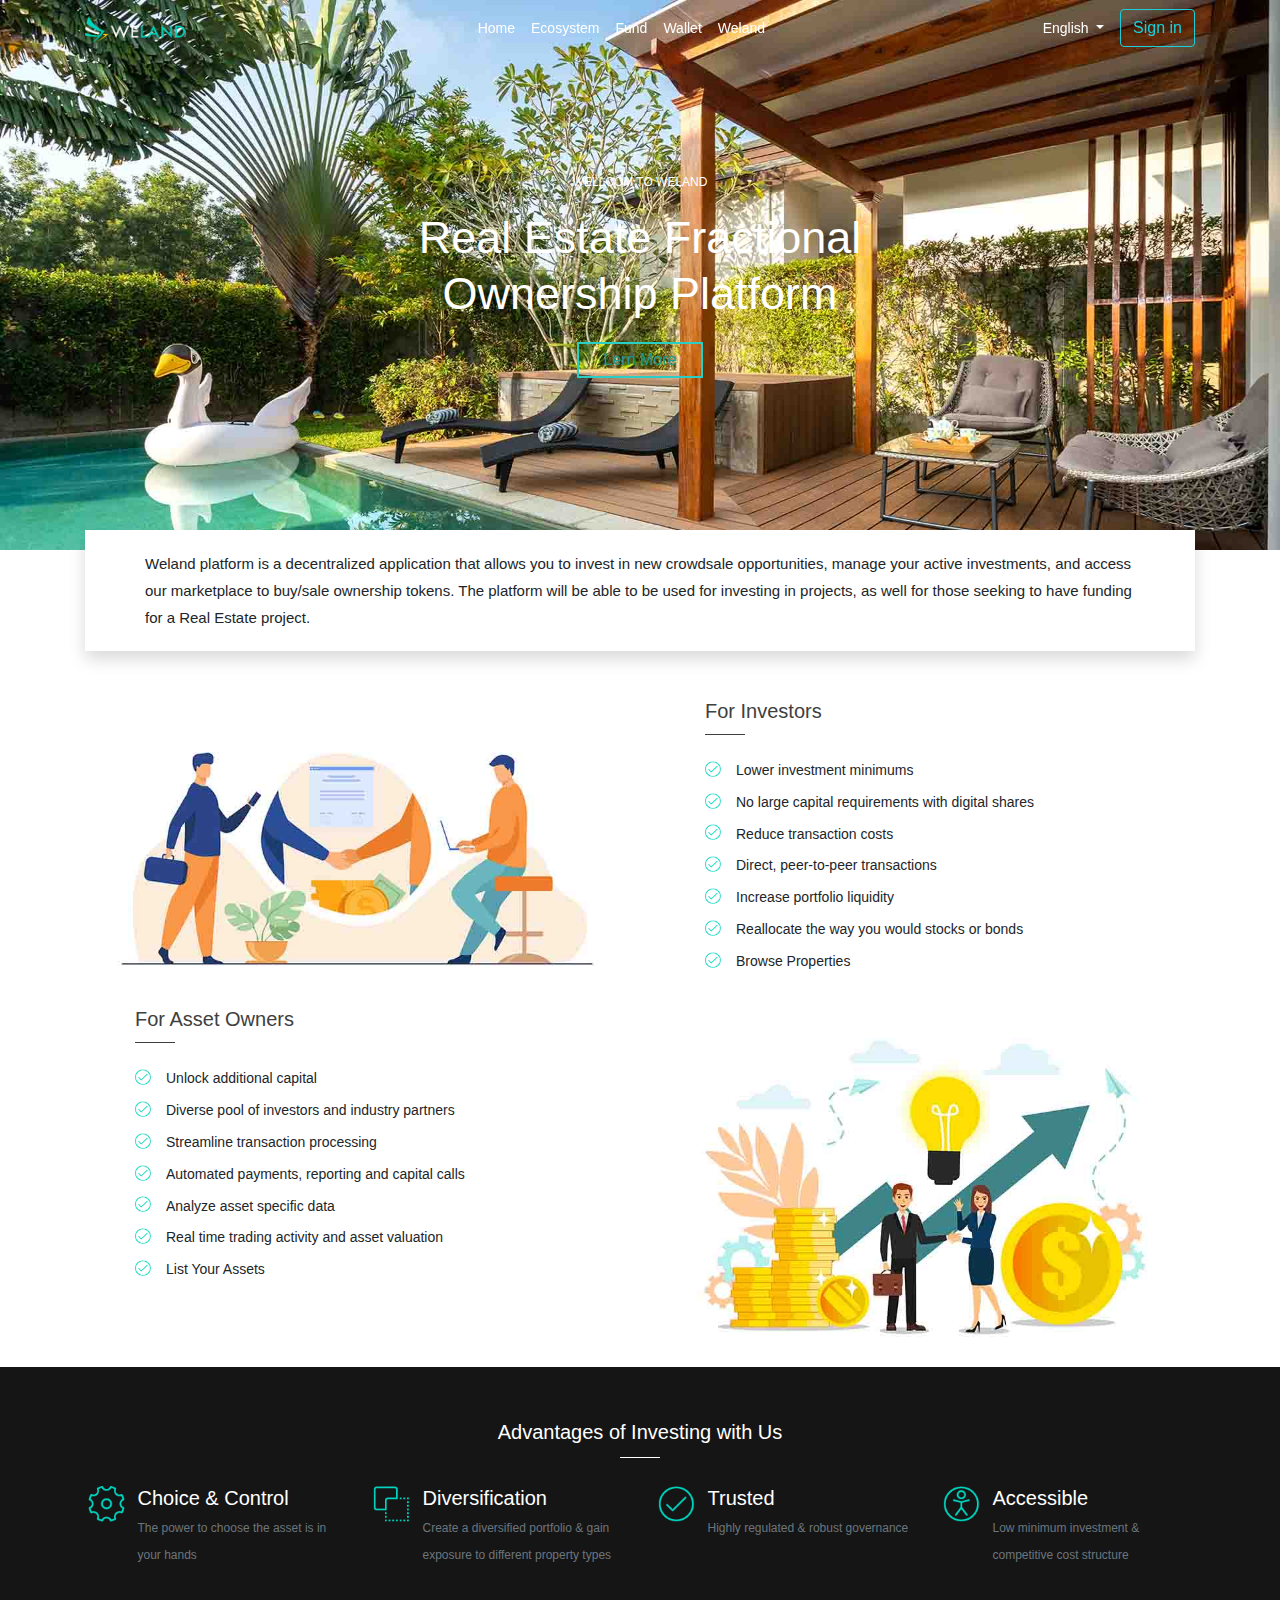
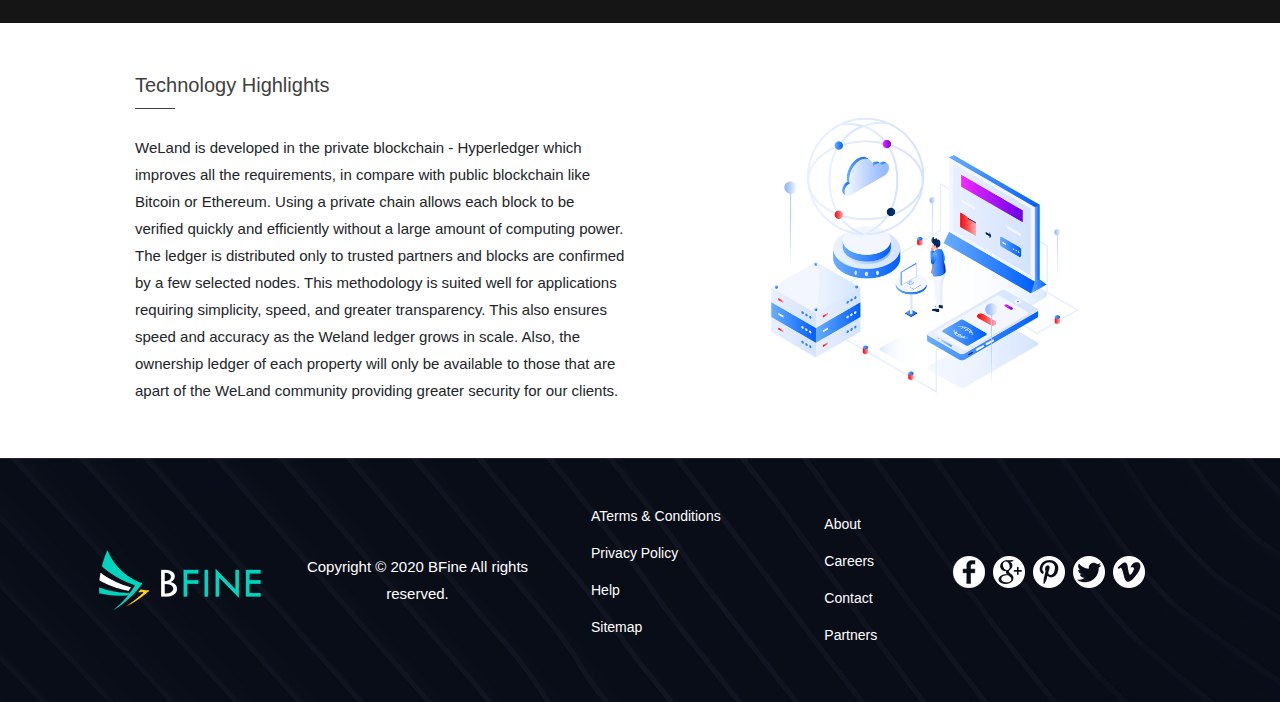
<file: weland.html>
﻿<!DOCTYPE html>
<html lang="en">

<head>
    <meta charset="UTF-8" />
    <meta http-equiv="X-UA-Compatible" content="IE=edge" />
    <meta name="viewport" content="width=device-width, initial-scale=1, shrink-to-fit=no" />
    <meta name="apple-mobile-web-app-capable" content="yes" />
    <meta name="format-detection" content="telephone=no" />
    <base href="" />
    <meta name="description" content="" />
    <meta name="keywords" content="" />
    <meta name="copyright" content="" />
    <meta name="author" content="" />
    <title>Weland</title>

    <link rel="shortcut icon" type="image/x-icon" href="./images/icon-weland.svg" />
    <link href="css/vendor.min.css" rel="stylesheet" />
    <link href="css/layout.css" rel="stylesheet" />
    <link href="css/media-screen.css" rel="stylesheet" />
</head>

<body>
    <div class="container-fluid padding0">


        <!-- BEGIN: Header -->

        <header class="header">
            <nav class="navbar navbar-expand-lg align-items-center navbar-fixed-top  transparent sticky-top ">
                <div class="container">
                    <a class="navbar-brand " href="#">
                        <img src="./images/logo-weland.png" alt="logo" style="width: 100px;">
                    </a>
                    <button class="navbar-toggler" type="button" data-toggle="collapse" data-target="#navbarSupportedContent" aria-controls="navbarSupportedContent" aria-expanded="false" aria-label="Toggle navigation">
						<span class="navbar-toggler-icon"></span>
					</button>

                    <div class="collapse navbar-collapse" id="navbarSupportedContent">
                        <ul class="navbar-nav mr-auto">
                            <li class="nav-item ">
                                <a class="nav-link" href="#">Home <span class="sr-only">(current)</span></a>
                            </li>
                            <li class="nav-item">
                                <a class="nav-link" href="#">Ecosystem</a>
                            </li>
                            <li class="nav-item ">
                                <a class="nav-link" href="#">Fund<span class="sr-only">(current)</span></a>
                            </li>
                            <li class="nav-item active">
                                <a class="nav-link" href="#">Wallet</a>
                            </li>
                            <li class="nav-item ">
                                <a class="nav-link" href="#">Weland <span class="sr-only">(current)</span></a>
                            </li>

                        </ul>

                        <li class="nav-item dropdown">
                            <a class="nav-link dropdown-toggle" href="#" id="navbarDropdown" role="button" data-toggle="dropdown" aria-haspopup="true" aria-expanded="false">
								English
							</a>
                            <div class="dropdown-menu" aria-labelledby="navbarDropdown">
                                <a class="dropdown-item" href="#">vietnamese</a>
                                <a class="dropdown-item" href="#">japanese</a>
                                <div class="dropdown-divider"></div>
                                <a class="dropdown-item" href="#">chinaese</a>
                            </div>
                        </li>
                        <button class="btn btn-outline-success my-2 my-sm-0" type="submit">Sign in</button>

                    </div>
                </div>
            </nav>
        </header>
        <!-- END: Header -->


        <!-- BEGIN: Main -->
        <main>

            <!-- BEGIN: slide -->
            <section class="slide-weland">
                <div class="slide__wrapper">
                    <div class="container slide__weland__container">
                        <div class="slide__inner">
                            <p class="slide-sub-title text-white">WELLCOM TO WELAND </h6>
                                <h2 class="slide__weland__title text-white center-text"> Real Estate Fractional Ownership Platform </h2>
                                <button type="button" class="btn btn-outline-primary btn-weland-more">Lern More</button>
                        </div>
                    </div>

                </div>
            </section>

            <!-- END: slide -->

            <!-- BEGIN: weland info -->
            <section class="weland-box-info">
                <div class="container">
                    <p class="info-text shadow  mb-5 bg-white ">
                        Weland platform is a decentralized application that allows you to invest in new crowdsale opportunities, manage your active investments, and access our marketplace to buy/sale ownership tokens. The platform will be able to be used for investing in projects,
                        as well for those seeking to have funding for a Real Estate project.
                    </p>

                </div>
            </section>

            <!-- END: wweland info -->




            <!-- introdution part -->
            <section>
                <div class="container">
                    <div class="row">
                        <div class="col-md-6 col-sm-12">
                            <img src="./images/investors.jpg" alt="imageIntro" class=" img-fluid">
                        </div>
                        <div class=" col-md-6 col-sm-12 ">
                            <article class="introdution_list">

                                <h4 class="listgroup__title">For Investors</h4>
                                <div class="underlined"></div>
                                <ul>
                                    <li class="article__list">
                                        <img src="./images/check-circle-icon.png" alt="" class="check__circle__icon">Lower investment minimums
                                    </li>
                                    <li class="article__list">
                                        <img src="./images/check-circle-icon.png" alt="" class="check__circle__icon">No large capital requirements with digital shares
                                    </li>
                                    <li class="article__list">
                                        <img src="./images/check-circle-icon.png" alt="" class="check__circle__icon">Reduce transaction costs
                                    </li>
                                    <li class="article__list">
                                        <img src="./images/check-circle-icon.png" alt="" class="check__circle__icon">Direct, peer-to-peer transactions
                                    </li>
                                    <li class="article__list">
                                        <img src="./images/check-circle-icon.png" alt="" class="check__circle__icon">Increase portfolio liquidity
                                    </li>
                                    <li class="article__list">
                                        <img src="./images/check-circle-icon.png" alt="" class="check__circle__icon">Reallocate the way you would stocks or bonds
                                    </li>
                                    <li class="article__list">
                                        <img src="./images/check-circle-icon.png" alt="" class="check__circle__icon">Browse Properties
                                    </li>


                                </ul>
                            </article>
                        </div>

                    </div>
                </div>
            </section>

            <!-- END: introdution part -->



            <!-- Start:  content-home part -->
            <section>
                <div class="container ">
                    <div class="row">

                        <div class="col-md-6 col-sm-12 ">
                            <article class="introdution_list">

                                <h4 class="listgroup__title">For Asset Owners</h4>
                                <div class="underlined"></div>
                                <ul>
                                    <li class="article__list">
                                        <img src="./images/check-circle-icon.png" alt="" class="check__circle__icon">Unlock additional capital
                                    </li>
                                    <li class="article__list">
                                        <img src="./images/check-circle-icon.png" alt="" class="check__circle__icon">Diverse pool of investors and industry partners
                                    </li>
                                    <li class="article__list">
                                        <img src="./images/check-circle-icon.png" alt="" class="check__circle__icon">Streamline transaction processing
                                    </li>
                                    <li class="article__list">
                                        <img src="./images/check-circle-icon.png" alt="" class="check__circle__icon">Automated payments, reporting and capital calls
                                    </li>
                                    <li class="article__list">
                                        <img src="./images/check-circle-icon.png" alt="" class="check__circle__icon">Analyze asset specific data
                                    </li>
                                    <li class="article__list">
                                        <img src="./images/check-circle-icon.png" alt="" class="check__circle__icon">Real time trading activity and asset valuation
                                    </li>
                                    <li class="article__list">
                                        <img src="./images/check-circle-icon.png" alt="" class="check__circle__icon">List Your Assets
                                    </li>


                                </ul>
                            </article>
                        </div>
                        <div class="col-md-6 col-sm-12">
                            <img src="./images/Investors2.jpg" alt="imageIntro" class=" img-fluid">

                        </div>
                    </div>
            </section>
            <!-- END:  content-home part -->


            <!-- BEGIN Advantages   -->
            <section class="section__advantages">

                <div class="container">

                    <h5 class="section__advantages__title">Advantages of Investing with Us</h5>
                    <div class="underlined_white"></div>


                    <div class="row">

                        <div class="col-12 col-sm-3">
                            <div class="card mb-3">
                                <div class="row no-gutters">
                                    <div class="col-md-2">
                                        <img src="./images/cog-icon.png" class="card-img" alt="">
                                    </div>
                                    <div class="col-md-10">
                                        <div class="card-body">
                                            <h5 class="card-title">Choice & Control</h5>
                                            <p class="card-text"><small class="text-muted">The power to choose the asset is in your hands</small></p>
                                        </div>
                                    </div>
                                </div>
                            </div>
                        </div>
                        <div class="col-12 col-sm-3">
                            <div class="card mb-3">
                                <div class="row no-gutters">
                                    <div class="col-md-2">
                                        <img src="./images/cog2-icon.png" class="card-img" alt="">
                                    </div>
                                    <div class="col-md-10">
                                        <div class="card-body">
                                            <h5 class="card-title">Diversification</h5>
                                            <p class="card-text"><small class="text-muted">Create a diversified portfolio & gain exposure to different property types</small></p>
                                        </div>
                                    </div>
                                </div>
                            </div>
                        </div>
                        <div class="col-12 col-sm-3">
                            <div class="card mb-3">
                                <div class="row no-gutters">
                                    <div class="col-md-2">
                                        <img src="./images/cog3_icon.png" class="card-img" alt="">
                                    </div>
                                    <div class="col-md-10">
                                        <div class="card-body">
                                            <h5 class="card-title">Trusted</h5>
                                            <p class="card-text"><small class="text-muted">Highly regulated & robust governance</small></p>
                                        </div>
                                    </div>
                                </div>
                            </div>
                        </div>
                        <div class="col-12 col-sm-3">
                            <div class="card mb-3">
                                <div class="row no-gutters">
                                    <div class="col-md-2">
                                        <img src="./images/cog4_icon.png" class="card-img" alt="">
                                    </div>
                                    <div class="col-md-10">
                                        <div class="card-body">
                                            <h5 class="card-title">Accessible</h5>
                                            <p class="card-text"><small class="text-muted">Low minimum investment & competitive cost structure</small></p>
                                        </div>
                                    </div>
                                </div>
                            </div>
                        </div>


                    </div>


                </div>



            </section>



            <!-- END Advantages   -->
            <!-- BEGIN Technology    -->
            <section class="section__technology">
                <div class="container">
                    <div class="row">
                        <div class="col-md-6 col-sm-12 ">
                            <article class="article__technology">

                                <h4 class="listgroup__title">Technology Highlights</h4>
                                <div class="underlined"></div>
                                <p>WeLand is developed in the private blockchain - Hyperledger which improves all the requirements, in compare with public blockchain like Bitcoin or Ethereum. Using a private chain allows each block to be verified quickly
                                    and efficiently without a large amount of computing power. The ledger is distributed only to trusted partners and blocks are confirmed by a few selected nodes. This methodology is suited well for applications requiring
                                    simplicity, speed, and greater transparency. This also ensures speed and accuracy as the Weland ledger grows in scale. Also, the ownership ledger of each property will only be available to those that are apart of the
                                    WeLand community providing greater security for our clients.</p>
                            </article>
                        </div>

                        <div class="col-md-6 col-sm-12">
                            <img src="./images/technology.png" alt="imageIntro" class=" img-fluid">

                        </div>
                    </div>
                </div>

            </section>



            <!-- END Advantages   -->
























        </main>
        <!-- END: Main -->


        <!-- BEGIN: Footer -->
        <footer>

            <section>
                <div class="container">

                    <div class="row">

                        <div class="footer-logo col-12 col-lg-2">
                            <article>
                                <a href="#" title="">
                                    <img src="./images/logo.png" title="webName" alt="webName">
                                </a>
                            </article>

                        </div>
                        <div class="footer-logo-copyright col-12 col-xs-12 col-lg-3">
                            <p class="copyright-text text-white ">Copyright © 2020 BFine All rights reserved.</p>
                        </div>
                        <div class="col-12 col-xs-12 col-lg-4 row">
                            <div class="col-6 col-xs-12 col-lg-8">
                                <ul id="menu-support-menu" class="list_link">
                                    <li class="menu-item  nav-item"><a class="nav-link text-white" href="#">ATerms & Conditions</a></li>
                                    <li class="menu-item  nav-item"><a class="nav-link text-white" href="#">Privacy Policy</a></li>
                                    <li class="menu-item  nav-item"><a class="nav-link text-white" href="#">Help</a></li>
                                    <li class="menu-item  nav-item"><a class="nav-link text-white" href="#">Sitemap</a></li>
                                </ul>
                            </div>
                            <div class="col-6 col-xs-12 col-lg-4">
                                <li class="menu-item  nav-item"><a class="nav-link text-white" href="#">About</a></li>
                                <li class="menu-item  nav-item"><a class="nav-link text-white" href="#">Careers</a></li>
                                <li class="menu-item  nav-item"><a class="nav-link text-white" href="#">Contact</a></li>
                                <li class="menu-item  nav-item"><a class="nav-link text-white" href="#">Partners</a></li>
                            </div>
                        </div>

                        <div class="col-12 col-xs-12 col-lg-3">
                            <div class="widget social-widget-icons">

                                <ul class="fanpages">
                                    <li>
                                        <a href="https://www.facebook.com" title="facebook">
                                            <img src="./images/icon-socials/icon-socials-fb.png" title="facebook" alt="facebook"></a>
                                    </li>
                                    <li>
                                        <a href="https://www.google.com" title="google">
                                            <img src="./images/icon-socials/icon-socials-gg.png" title="google" alt="telegram"></a>
                                    </li>
                                    <li>
                                        <a href="https://www.facebook.com" title="p">
                                            <img src="./images/icon-socials/icon-socials-p.png" title="p" alt="p"></a>
                                    </li>
                                    <li>
                                        <a href="https://www.facebook.com" title="Twitter">
                                            <img src="./images/icon-socials/icon-socials-tw.png" title="Twitter" alt="Twitter"></a>
                                    </li>
                                    <li>
                                        <a href="https://www.facebook.com" title="vu">
                                            <img src="./images/icon-socials/icon-socials-v.png" title="vu" alt="vu"></a>
                                    </li>

                                </ul>
                            </div>
                        </div>
                    </div>
                </div>
            </section>
        </footer>


        </div>
        <script src="js/vendor.min.js "></script>
        <script src="js/script.js "></script>
</body>

</html>
</file>
<file: css/layout.css>
﻿/* ================= CSS Default ================= */

html {
    scroll-behavior: smooth;
}

* {
    margin: 0;
    padding: 0;
}

body {
    font-family: "Roboto", Arial, sans-serif;
    font-size: 14px;
}

li {
    list-style-type: none;
}

a,
img {
    transition: all 0.15s ease;
}

a:focus {
    outline: none;
}

a,
a:hover,
a:active,
a:link,
a:visited {
    text-decoration: none;
}

h1,
h2,
h3,
h4,
h5,
h6 {
    margin: 0;
}

.padding0 {
    padding: 0;
}

.clearfix {
    clear: both;
}


/* ================= CSS Config ================= */

.space_section {
    padding: 90px 0;
}

h1,
h2,
h3,
h4,
h5,
h6 {
    font-weight: 700;
    line-height: 1.25;
}

h1 {
    font-size: 55px;
    margin-bottom: 25px;
}

h2 {
    font-size: 45px;
    margin-bottom: 20px;
}

h3 {
    font-size: 30px;
    margin-bottom: 35px;
    font-weight: 600;
}

h4 {
    font-size: 20px;
    margin-bottom: 25px;
    font-weight: 600;
}

h5 {
    font-size: 20px;
    line-height: 1.5;
    margin-bottom: 20px;
    font-weight: 600;
}

h6 {
    font-size: 15px;
    font-weight: 600;
}

p {
    line-height: 1.8;
    font-size: 15px;
    font-weight: 300;
}

input[type="text"] {
    font-weight: 400;
    padding: 12px 15px;
    border-radius: 0;
}

input[type="submit"],
input[type="button"],
button {
    padding: 13px 45px;
    border-radius: 50px;
    font-size: 16px;
}


/* ================= CSS FULL (content you write code here) ================= */

.padding-left0 {
    padding-left: 0px;
}


/* ================= HEADER ================= */

.navbar {
    background-color: trÍansparent;
    background: transparent;
    border-color: transparent;
}

.navbar-nav {
    margin-left: auto;
}

.navbar-toggler-icon {
    background-image: url(../images/menu.png);
    background-repeat: no-repeat;
}

.navbar-toggler {
    border: 2px solid #1bced9;
}

.navbar-toggler:focus {
    background-color: #1bced9;
}

.navbar-collapse.collapse.show {
    background-color: #fff;
    padding: 20px;
}

.navbar-collapse.collapse.show ul li {
    border-bottom: 2px solid #ccc;
}

.navbar-collapse.collapse.show a {
    color: #515254;
}

.navbar-collapse.collapse.show a:hover {
    color: #1bced9;
}

.navbar a {
    color: white;
}

.navbar a:hover {
    color: #1bced9;
}

#navbarDropdown {
    margin-left: -15px;
}

header {
    background: transparent;
    position: fixed;
    width: 100%;
    z-index: 9999;
}

.dis-transparent {
    background-color: #fff;
}

.dis-transparent a {
    color: #515254!important;
}

.dis-transparent a:hover {
    color: #1bced9!important;
}

.btn-outline-success {
    color: #1bced9;
    border-color: #1bced9;
}

.nav-item .active a {
    color: #1bced9;
}


/* ================= MAIN ================= */

.content-container {
    margin-top: 50px;
}

.content-container p {
    color: #121a30;
}

.content-container a {
    color: #121a30;
    font-size: 16px;
    font-weight: bold;
}

.introdution-container p {
    color: #121a30;
}

.introdution-home a {
    padding: 3px 8px 3px 8px;
    color: white;
    background-color: #13bfca;
}

.introdution-container h3 {
    margin-bottom: 15px;
    margin-top: 10px;
    font-weight: inherit;
}


/* Start slide title */

.slide {
    background-image: url('../images/background.jpg');
    position: relative;
    height: 700px;
    background-size: cover;
}

.slide__wrapper {
    height: 100%;
}

.slide__container {
    display: flex;
    align-items: center;
    justify-content: center;
    flex-wrap: wrap;
    position: relative;
    height: 100%;
}

.slide__inner {
    margin: 0 auto;
    width: 550px;
    text-align: center;
}

.slide__title {
    font-weight: unset;
}


/* End slide stitle */

.slide__bottom {
    position: absolute;
    bottom: 0;
    width: 100%;
    margin: 0 auto;
    text-align: center;
}

.btn__item {
    position: relative;
    text-align: left;
    margin-bottom: 40px;
}

.btn__item:hover .boder-bottom-item {
    filter: grayscale(0%);
    /* background: url(../images/dot-02.png) repeat; */
}

.icon {
    background-image: url('../images/right-round-icon.png');
    position: absolute;
    background-position: center;
    background-repeat: no-repeat;
    background-size: cover;
    right: 0;
    top: 12px;
    width: 22px;
    height: 15px;
}

.boder-bottom-item {
    height: 15px;
    filter: grayscale(100%);
    background: url(../images/dot.png) repeat;
}

.option-container {
    margin-top: 20px;
}

.option-container h6 {
    color: #a9aaad;
    margin-bottom: 0px;
}

.option-container h6:hover {
    color: #1bced9;
    cursor: pointer;
}

.option-container .active {
    color: #1bced9;
}

.navbar a {
    color: white;
}

.navbar a:hover {
    color: #1bced9;
}

.child {
    position: absolute;
    width: 90%;
    height: 90%;
    top: 0px;
}

.child-02 {
    position: absolute;
    width: 90%;
    height: 90%;
    top: 0px;
    right: 0px;
}

.around-01 {
    margin-top: 10%;
}

.around-02 {
    margin-top: 10%;
}

.introdution-home {
    margin-top: 20px;
}

.img-effect {
    margin-right: 100px;
    margin-bottom: 100px;
    position: relative;
}

.img-effect::before {
    right: -70px;
    bottom: -70px;
    margin: auto;
    width: 100%;
    height: 100%;
    content: "";
    position: absolute;
    z-index: -1;
    background: url(../images/dot-02.png) repeat;
}

.img-intro {
    z-index: 1;
    border: 8px solid #fec917;
}


/* start css .content-container */

.content-home {
    margin-top: 20px;
}

.img-effect-left {
    margin-left: 100px;
    margin-bottom: 100px;
    position: relative;
}

.img-effect-left::before {
    left: -70px;
    bottom: -70px;
    margin: auto;
    width: 100%;
    height: 100%;
    content: "";
    position: absolute;
    z-index: -1;
    background: url(../images/dot-02.png) repeat;
}

.img-intro {
    z-index: 1;
    border: 8px solid #fec917;
}


/* end css .content-container */


/* BEGIN WELAND CSS */

.slide-weland {
    z-index: -1;
    background: url(../images/slide-bg-welend.jpg) no-repeat;
    position: relative;
    height: 550px;
    background-size: cover;
}

.slide-sub-title {
    font-weight: unset;
    font-size: 12px;
}

.slide__weland__container {
    display: flex;
    align-items: center;
    justify-content: center;
    flex-wrap: wrap;
    position: relative;
    height: 100%;
}

.slide__weland__title {
    font-weight: unset;
}

.btn-weland-more {
    color: #1d9c94;
    border: 2px solid #29cec4;
    border-radius: unset;
    padding: 4px 25px 4px 25px;
}

.btn-weland-more:hover {
    background-color: #29cec4;
    border: 2px solid #29cec4;
}


/* begin box info */

.info-text {
    margin-top: -20px;
    z-index: 1;
    padding: 20px 60px 20px 60px;
}


/* end box info */


/* begin article */

.listgroup__title {
    font-weight: unset;
    color: #404040;
    margin-bottom: 10px;
}

.underlined {
    width: 40px;
    height: 1px;
    background: #404040;
    margin-bottom: 25px;
}

.article__list {
    margin-bottom: 10px;
}

.check__circle__icon {
    margin-right: 15px;
    margin-bottom: 5px;
    width: 16px;
    height: 16px;
}

.introdution_list {
    margin-left: 50px;
}


/* end article */


/* begin Advantages */

.underlined_white {
    width: 40px;
    height: 1px;
    margin-left: auto;
    margin-right: auto;
    background: white;
    margin-bottom: 25px;
}

.section__advantages {
    padding: 20px;
    background-color: #151515;
}

.section__advantages .card {
    background-color: #151515;
    border: unset;
}

.section__advantages .card-body {
    padding-top: 0px;
    padding-left: 10px;
    padding-right: 0px;
    color: #ffffff;
}

.section__advantages .card-img {
    padding: 3px;
}

.section__advantages .text-muted {
    color: #ffffff;
}

.section__advantages .card-title {
    color: #ffffff;
    margin-bottom: 0px;
    font-weight: unset;
}

.section__advantages__title {
    margin-top: 30px;
    font-weight: unset;
    color: #fff;
    text-align: center;
    margin-bottom: 10px;
}


/* end Advantages */


/* begin intro tech css */

.section__technology {
    margin-top: 30px;
}

.article__technology {
    margin-left: 50px;
    margin-top: 20px;
}


/* end intro tech css */


/* end WELAND CSS */


/* BEGIN ECOSYSTEM CSS */

.slide__ecosystem {
    z-index: -1;
    background: url(../images/ecosystem-slide-background.jpg) no-repeat;
    position: relative;
    height: 500px;
    background-size: cover;
}

.section__article {
    padding-top: 40px;
    padding-bottom: 40px;
}

.section__article h4 {
    font-size: 25pt;
    margin-top: 10px;
    color: #121a30;
}

.section__article p {
    color: #121a30;
}

.section__article .card {
    border: unset;
}

.section__article .card-body {
    padding-top: 0px;
}

.section__article .card-title {
    font-weight: unset;
    color: #121a30;
    margin-bottom: 0px;
}

.section__article .card-img {
    padding: 5px;
}

.section__article .text-muted {
    color: #121a30;
}

.section__article .underlined {
    background-color: #121a30;
    height: 2px;
    width: 50px;
}

.section__thumnail {
    display: flex;
    justify-content: center;
    align-items: center;
    height: 100%;
}


/* end bfinex pay */


/* begin bfine wallet css */

#bfineWalletSection {
    background-color: #f5f5f5;
}

#bfineWalletSection .card {
    background-color: #f5f5f5;
}


/* end bfine wallet css */


/* END ECOSYSTEM CSS */


/* BEGIN fund css */

.slide__fund {
    z-index: -1;
    background: url(../images/bfine-fund-background.jpg) no-repeat;
    position: relative;
    height: 500px;
    background-size: cover;
    display: flex;
    align-items: center;
}

.center__wraper {
    padding: 0px 50px 0px 50px;
    height: 100%;
    display: flex;
    align-items: center;
}

#briSection p {
    text-align: justify;
}

#briSection .section__thumnail {
    padding: 0px 100px 0px 100px;
}

#tokenLlocationSection {
    background-color: #f5f5f5;
}

#tokenLlocationSection .section__thumnail {
    padding: 0px 50px 0px 50px;
}

#sectionTKDistribution {
    padding: 50px;
    background-color: white;
}

.d__title {
    color: #1a1b1b;
    text-align: center;
    font-weight: unset;
}

#sectionTKDistribution .d_underlined {
    background-color: #1a1b1b;
    margin-left: auto;
    width: 50px;
    height: 2px;
    margin-right: auto;
}

#sectionTKDistribution .gr__round {
    padding-top: 50px;
    width: 100%;
    padding-left: 100px;
    padding-right: 100px;
}

.gr__title hr {
    width: 50px;
    margin: 0 auto;
    border-top: 2px solid #1a1b1b;
}

#grRound article h5 {
    font-size: 20px;
    font-weight: unset;
    margin-bottom: 5px;
}

#grRound article p {
    font-size: 20px;
}

#grRound article:first-child {
    background: url(../images/round01.png) no-repeat;
}

#grRound article:nth-child(2) {
    background: url(../images/round02.png) no-repeat;
}

#grRound article:nth-child(3) {
    background: url(../images/round03.png) no-repeat;
}

#grRound article:last-child {
    background: url(../images/round04.png) no-repeat;
}

#grRound article {
    margin-right: -23px;
    padding: 75px 0px 40px;
    background-size: 100%!important;
    float: left;
    width: 25%;
    text-align: center;
}

#sectionUnite {
    padding: 50px 0 50px;
    background-color: #f5f5f5;
}

#sectionUnite h6 {
    padding: 25px 150px 0px 150px;
    font-weight: unset;
    font-size: 14px;
    text-align: center;
}

#sectionUnite ul {
    padding: 0px 70px 0px 70px;
}

#sectionUnite .row {
    margin: 30px 0px 0px 0px;
}

#sectionUnite .gr__title {
    display: grid;
}

#btnInvite {
    background-color: #00d4be;
    border-radius: unset;
    border: 1px solid #00d4be;
    padding: 6px 50px 6px 50px;
    margin-top: 20px;
    margin-left: auto;
    margin-right: auto;
}


/* END fund css */


/* ================= FOOTER ================= */

footer section {
    display: flex;
    align-items: center;
    justify-content: center;
    padding-top: 40px;
    background-size: cover;
    padding-bottom: 40px;
    background-repeat: no-repeat;
    background-image: url('../images/footer.jpg');
}

footer .row {
    display: flex;
    align-items: center;
    justify-content: center;
}

.footer-logo {
    margin-top: 20px;
    margin-bottom: 20px;
    display: flex;
    align-items: center;
    justify-content: center;
}

.footer-logo-copyright {
    margin-top: 20px;
    margin-bottom: 20px;
    display: flex;
    align-items: center;
    justify-content: center;
}

.social-widget-icons {
    margin-top: 20px;
    margin-bottom: 20px;
    display: flex;
    align-items: center;
    justify-content: center;
    height: 30px;
}

.copyright-text {
    margin-top: 20px;
    margin-bottom: 20px;
    text-align: center;
}

.fanpages li {
    float: left;
    margin-right: 8px;
}


/* ================= Few Option ================= */
</file>
<file: css/media-screen.css>
﻿/* ================= CONFIG WEBSITE ================= */


/* ================= Large devices (include: Laptop, PC, desktop, TV from 992px to 1199.98px) ================= */

@media (min-width: 992px) and (max-width: 1199.98px) {
    .space_section {
        padding: 60px 0;
    }
    h1 {
        font-size: 40px;
    }
    h2 {
        font-size: 30px;
    }
    h3,
    h4 {
        font-size: 20px;
    }
    h5 {
        font-size: 17px;
    }
    h6,
    p {
        font-size: 14px;
    }
}


/* ================= Medium devices (tablets, from 768px to 991.98px) ================= */

@media (min-width: 768px) and (max-width: 991.98px) {
    .space_section {
        padding: 50px 0;
    }
    h1 {
        font-size: 35px;
    }
    h2 {
        font-size: 27px;
        margin-bottom: 15px;
        line-height: 1.25;
    }
    h3,
    h4 {
        font-size: 18px;
    }
    h5 {
        font-size: 16px;
    }
    header {
        background: #fff;
        position: fixed;
        width: 100%;
        z-index: 9999;
    }
    .navbar-collapse {
        background-color: #fff;
        padding: 20px;
    }
    .navbar-collapse ul li {
        border-bottom: 2px solid #ccc;
    }
    .navbar-collapse a {
        color: #515254;
    }
}


/* ================= Option follow device ================= */

@media (min-width: 992px) {}

@media (max-width: 991.98px) {}

@media (min-width: 768px) {}


/* ================= Small devices (mobiles, from 0px to 767.98px) ================= */

@media (max-width: 767.98px) {
    .space_section {
        padding: 40px 0;
    }
    h1,
    h2 {
        font-size: 30px;
    }
    h3,
    h4 {
        font-size: 20px;
    }
    h5 {
        font-size: 15px;
    }
    h6,
    p {
        font-size: 14px;
    }
    .slide__title {
        margin-top: 70px;
        font-size: 15px!important;
    }
    .slide__container {
        align-items: unset;
        justify-content: unset;
    }
    .navbar-collapse {
        background-color: #fff;
        padding: 20px;
    }
    .navbar-collapse ul li {
        border-bottom: 2px solid #ccc;
    }
    .navbar-collapse a {
        color: #515254;
    }
}
</file>
